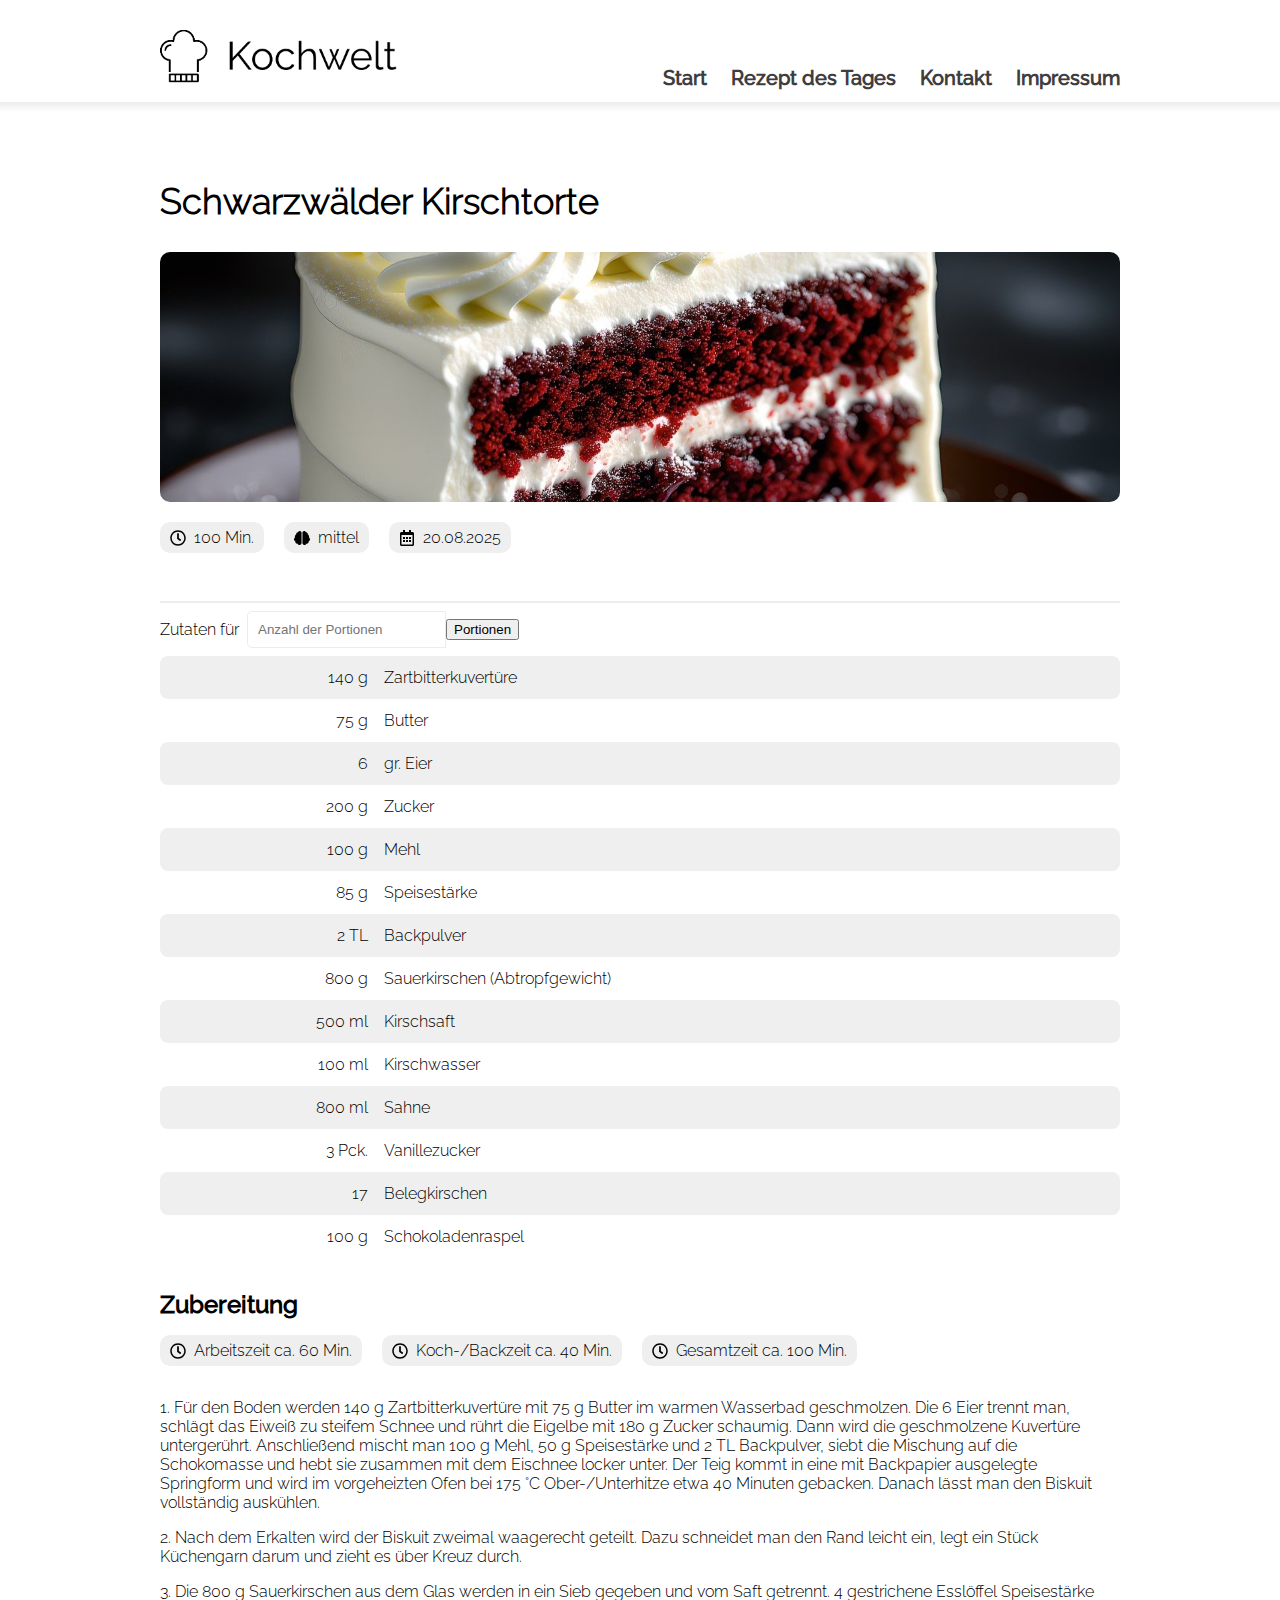
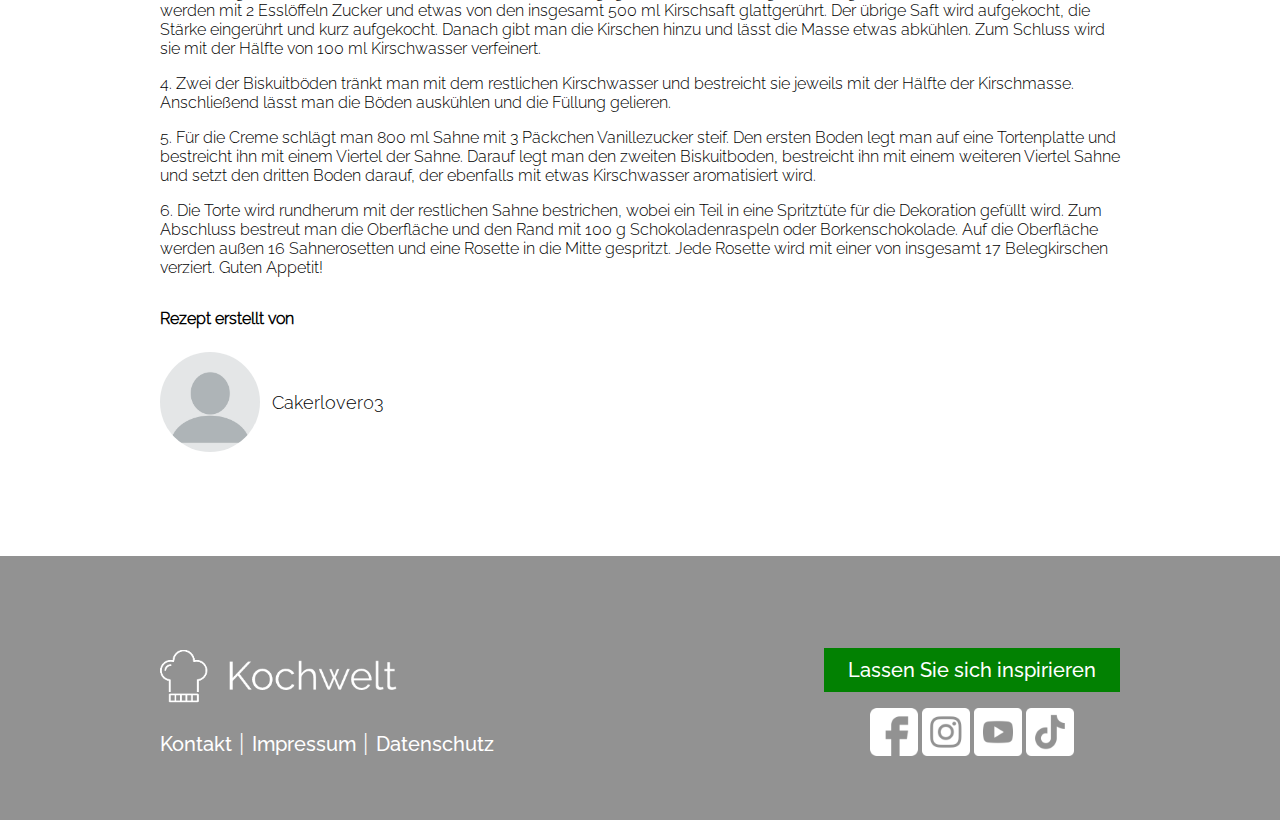
<file: blackforest-cake.html>
<!DOCTYPE html>
<html lang="de">

<head>
    <meta charset="UTF-8" />
    <meta name="viewport" content="width=device-width, initial-scale=1.0" />
    <link rel="stylesheet" href="style.css" />
    <link rel="icon" href="./assets/img/logo_small.png" type="img2/x-icon" />
    <title>Schwarzwälder Kirsch Torte</title>
</head>

<body>
    <header>
        <div class="widescreen">
            <div class="header-nav padding-left-right">
                <a href="./index.html"><img src="./assets/img/logo.png" alt="Kochwelt Logo" /></a>
                <nav>
                    <ul>
                        <li><a href="./index.html">Start</a></li>
                        <li><a href="./shepherds-pie.html">Rezept des Tages</a></li>
                        <li><a href="./contact.html">Kontakt</a></li>
                        <li><a href="./imprint.html">Impressum</a></li>
                    </ul>
                </nav>
            </div>
            <div class="header-line"></div>
        </div>
    </header>
    <section class="widescreen">
        <div class="padding-left-right">
            <h1>Schwarzwälder Kirschtorte</h1>
            <img class="recipe-image" src="./assets/img/blackforestcake.png"
                alt="Abbildung von einem Schwarzwälder Kirschtorte Stück" />
            <div class="recipe-info">
                <figure>
                    <img src="./assets/img/icons/clock-regular.svg" alt="Bild einer Uhr" />
                    <figcaption>100 Min.</figcaption>
                </figure>
                <figure>
                    <img src="./assets/img/icons/brain-solid.svg" alt="Bild von Gehirn" />
                    <figcaption>mittel</figcaption>
                </figure>
                <figure>
                    <img src="./assets/img/icons/calendar-alt-regular.svg" alt="Bild von Kalender" />
                    <figcaption>20.08.2025</figcaption>
                </figure>
            </div>
        </div>
    </section>
    <section class="widescreen">
        <div class="padding-left-right">
            <div class="portion-line"></div>
            <div class="portion-input">
                Zutaten für <input type="number" placeholder="Anzahl der Portionen" />
                <button>Portionen</button>
            </div>

            <table class="ingredients">
                <tr>
                    <td class="ingredients-left">140 g</td>
                    <td class="ingredients-right">Zartbitterkuvertüre</td>
                </tr>
                <tr>
                    <td class="ingredients-left">75 g</td>
                    <td class="ingredients-right">Butter</td>
                </tr>
                <tr>
                    <td class="ingredients-left">6</td>
                    <td class="ingredients-right">gr. Eier</td>
                </tr>
                <tr>
                    <td class="ingredients-left">200 g</td>
                    <td class="ingredients-right">Zucker</td>
                </tr>
                <tr>
                    <td class="ingredients-left">100 g</td>
                    <td class="ingredients-right">Mehl</td>
                </tr>
                <tr>
                    <td class="ingredients-left">85 g</td>
                    <td class="ingredients-right">Speisestärke</td>
                </tr>
                <tr>
                    <td class="ingredients-left">2 TL</td>
                    <td class="ingredients-right">Backpulver</td>
                </tr>
                <tr>
                    <td class="ingredients-left">800 g</td>
                    <td class="ingredients-right">Sauerkirschen (Abtropfgewicht)</td>
                </tr>
                <tr>
                    <td class="ingredients-left">500 ml</td>
                    <td class="ingredients-right">Kirschsaft</td>
                </tr>
                <tr>
                    <td class="ingredients-left">100 ml</td>
                    <td class="ingredients-right">Kirschwasser</td>
                </tr>
                <tr>
                    <td class="ingredients-left">800 ml</td>
                    <td class="ingredients-right">Sahne</td>
                </tr>
                <tr>
                    <td class="ingredients-left">3 Pck.</td>
                    <td class="ingredients-right">Vanillezucker</td>
                </tr>
                <tr>
                    <td class="ingredients-left">17</td>
                    <td class="ingredients-right">Belegkirschen</td>
                </tr>
                <tr>
                    <td class="ingredients-left">100 g</td>
                    <td class="ingredients-right">Schokoladenraspel</td>
                </tr>
            </table>
        </div>
    </section>
    <section class="widescreen">
        <div class="padding-left-right">
            <h2 class="recipe-section-title">Zubereitung</h2>
            <div class="recipe-info">
                <figure>
                    <img src="./assets/img/icons/clock-regular.svg" alt="Bild einer Uhr" />
                    <figcaption>Arbeitszeit ca. 60 Min.</figcaption>
                </figure>
                <figure>
                    <img src="./assets/img/icons/clock-regular.svg" alt="Bild einer Uhr" />
                    <figcaption>Koch-/Backzeit ca. 40 Min.</figcaption>
                </figure>
                <figure>
                    <img src="./assets/img/icons/clock-regular.svg" alt="Bild einer Uhr" />
                    <figcaption>Gesamtzeit ca. 100 Min.</figcaption>
                </figure>
            </div>
            <p>
                1. Für den Boden werden 140 g Zartbitterkuvertüre mit 75 g Butter im warmen Wasserbad geschmolzen. Die 6
                Eier trennt man, schlägt das Eiweiß zu steifem Schnee und rührt die Eigelbe mit 180 g Zucker schaumig.
                Dann wird die geschmolzene Kuvertüre untergerührt. Anschließend mischt man 100 g Mehl, 50 g Speisestärke
                und 2 TL Backpulver, siebt die Mischung auf die Schokomasse und hebt sie zusammen mit dem Eischnee
                locker unter. Der Teig kommt in eine mit Backpapier ausgelegte Springform und wird im vorgeheizten Ofen
                bei 175 °C Ober-/Unterhitze etwa 40 Minuten gebacken. Danach lässt man den Biskuit vollständig
                auskühlen.
            </p>
            <p>
                2. Nach dem Erkalten wird der Biskuit zweimal waagerecht geteilt. Dazu schneidet man den Rand leicht
                ein, legt ein Stück Küchengarn darum und zieht es über Kreuz durch.
            </p>
            <p>
                3. Die 800 g Sauerkirschen aus dem Glas werden in ein Sieb gegeben und vom Saft getrennt. 4 gestrichene
                Esslöffel Speisestärke werden mit 2 Esslöffeln Zucker und etwas von den insgesamt 500 ml Kirschsaft
                glattgerührt. Der übrige Saft wird aufgekocht, die Stärke eingerührt und kurz aufgekocht. Danach gibt
                man die Kirschen hinzu und lässt die Masse etwas abkühlen. Zum Schluss wird sie mit der Hälfte von 100
                ml Kirschwasser verfeinert.
            </p>
            <p>
                4. Zwei der Biskuitböden tränkt man mit dem restlichen Kirschwasser und bestreicht sie jeweils mit der
                Hälfte der Kirschmasse. Anschließend lässt man die Böden auskühlen und die Füllung gelieren.
            </p>
            <p>
                5. Für die Creme schlägt man 800 ml Sahne mit 3 Päckchen Vanillezucker steif. Den ersten Boden legt man
                auf eine Tortenplatte und bestreicht ihn mit einem Viertel der Sahne. Darauf legt man den zweiten
                Biskuitboden, bestreicht ihn mit einem weiteren Viertel Sahne und setzt den dritten Boden darauf, der
                ebenfalls mit etwas Kirschwasser aromatisiert wird.
            </p>
            <p>
                6. Die Torte wird rundherum mit der restlichen Sahne bestrichen, wobei ein Teil in eine Spritztüte für
                die Dekoration gefüllt wird. Zum Abschluss bestreut man die Oberfläche und den Rand mit 100 g
                Schokoladenraspeln oder Borkenschokolade. Auf die Oberfläche werden außen 16 Sahnerosetten und eine
                Rosette in die Mitte gespritzt. Jede Rosette wird mit einer von insgesamt 17 Belegkirschen verziert.
                Guten Appetit!
            </p>
            <h3>Rezept erstellt von</h3>
            <div class="profile">
                <img src="./assets/img/profile.png" alt="Profilbild" />
                <span>Cakerlover03</span>
            </div>
        </div>
    </section>
    <footer>
      <div class="widescreen">
        <div class="footer-container padding-left-right">
          <div class="footer-content-left">
            <img
              class="footer-logo-img"
              src="./assets/img/logo.png"
              alt="Kochwelt Logo"
            />
            <div class="footer-links">
              <a href="./contact.html" target="_blank">Kontakt</a>
              <span class="separator"> ⏐ </span>
              <a href="./imprint.html" target="_blank">Impressum</a>
              <span class="separator-hide"> ⏐ </span>
              <a href="./imprint.html#datenschutz" target="_blank">Datenschutz</a>
            </div>
          </div>
          <div class="footer-content-right">
            <button class="footer-content-right-button">
              <a href="./index.html#ideas">Lassen Sie sich inspirieren</a>
            </button>
            <div class="social-links">
              <div class="social-links-container">
                <a
                  href="https://www.facebook.com/people/Joes-Kochwelt/100087078692819/"
                  target="_blank"
                  ><img
                    src="./assets/img/icons//Facebook Weiß.png"
                    alt="Facebook Logo"
                /></a>
                <a
                  href="https://www.instagram.com/joeskochwelt/?hl=de"
                  target="_blank"
                  ><img
                    src="./assets/img/icons/Instagram Weiß.png"
                    alt="Instagram Logo"
                /></a>
              </div>
              <div class="social-links-container">
                <a
                  href="https://www.youtube.com/@joeskochwelt6357/shorts"
                  target="_blank"
                  ><img
                    src="./assets/img/icons/YouTube Weiß.png"
                    alt="YouTube Logo"
                /></a>
                <a href="https://www.tiktok.com/@joeskochwelt" target="_blank"
                  ><img
                    src="./assets/img/icons/Tiktok Weiß.png"
                    alt="Tiktok Logo"
                /></a>
              </div>
            </div>
          </div>
        </div>
      </div>
    </footer>
</body>

</html>
</file>
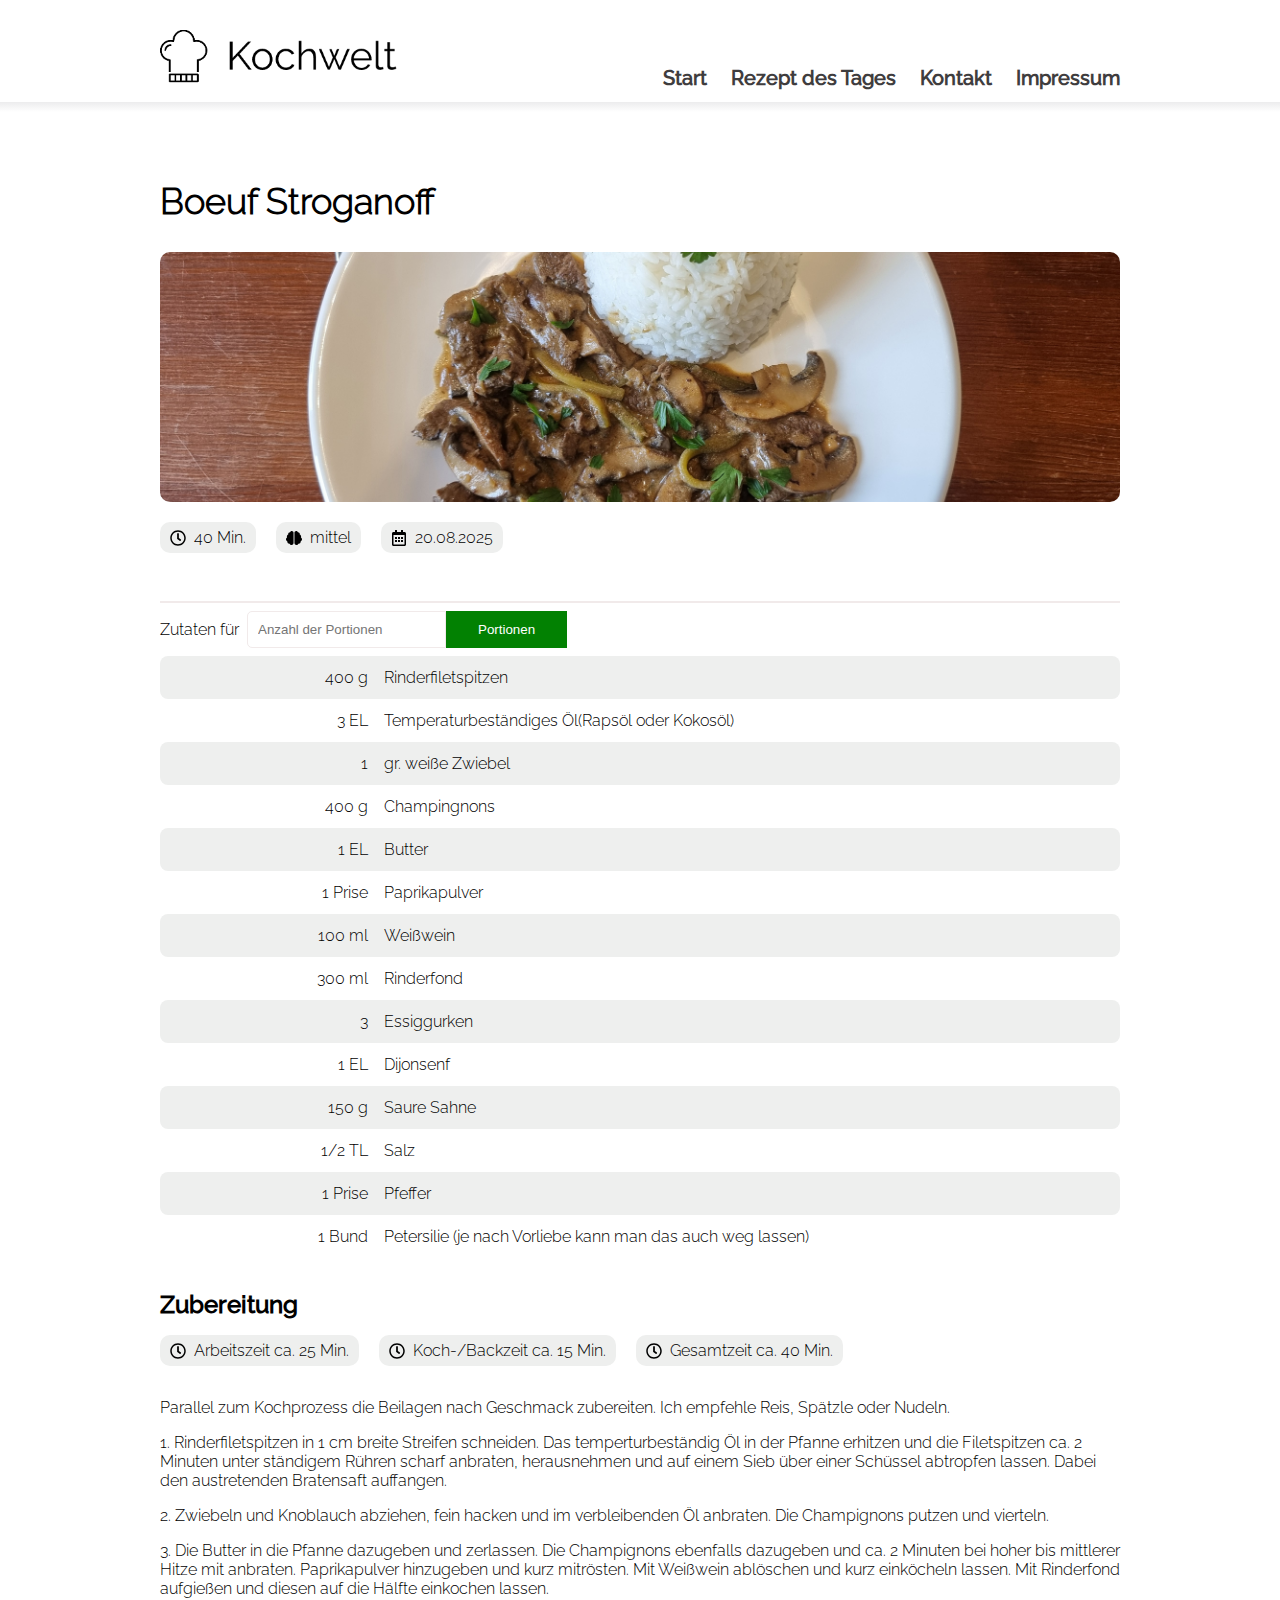
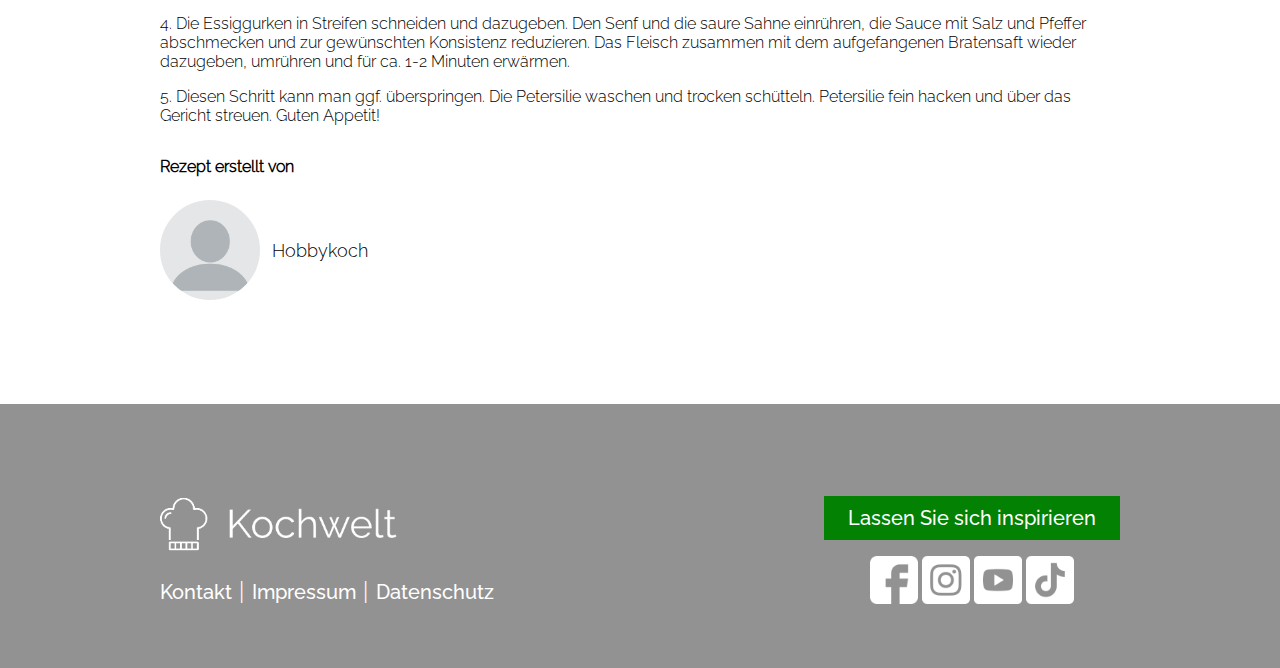
<file: boeuf-stroganoff.html>
<!DOCTYPE html>
<html lang="de">
  <head>
    <meta charset="UTF-8" />
    <meta name="viewport" content="width=device-width, initial-scale=1.0" />
    <link rel="stylesheet" href="style.css" />
    <link rel="icon" href="./assets/img/logo_small.png" type="img2/x-icon" />
    <title>Boeuff Stroganoff</title>
  </head>
  <body>
    <header>
      <div class="widescreen">
        <div class="header-nav padding-left-right">
          <a href="./index.html"
            ><img src="./assets/img/logo.png" alt="Kochwelt Logo"
          /></a>
          <nav>
            <ul>
              <li><a href="./index.html">Start</a></li>
              <li><a href="./shepherds-pie.html">Rezept des Tages</a></li>
              <li><a href="./contact.html">Kontakt</a></li>
              <li><a href="./imprint.html">Impressum</a></li>
            </ul>
          </nav>
        </div>
        <div class="header-line"></div>
      </div>
    </header>
    <section class="widescreen">
      <div class="padding-left-right">
        <h1>Boeuf Stroganoff</h1>
        <img
          class="recipe-image"
          src="./assets/img/boeuf-stroganoff.jpg"
          alt="Abbildung von Boeuf Stroganoff"
        />
        <div class="recipe-info">
          <figure>
            <img
              src="./assets/img/icons/clock-regular.svg"
              alt="Bild einer Uhr"
            />
            <figcaption>40 Min.</figcaption>
          </figure>
          <figure>
            <img
              src="./assets/img/icons/brain-solid.svg"
              alt="Bild von Gehirn"
            />
            <figcaption>mittel</figcaption>
          </figure>
          <figure>
            <img
              src="./assets/img/icons/calendar-alt-regular.svg"
              alt="Bild von Kalender"
            />
            <figcaption>20.08.2025</figcaption>
          </figure>
        </div>
      </div>
    </section>
    <section class="widescreen">
      <div class="padding-left-right">
        <div class="portion-line"></div>
        <form class="portion-input">
          <label for="amount">Zutaten für</label>
          <input id="amount" min="1" type="number" placeholder="Anzahl der Portionen"/>
          <input type="submit" value="Portionen"/>
        </form>

        <table class="ingredients">
          <tr>
            <td class="ingredients-left">400 g</td>
            <td class="ingredients-right">Rinderfiletspitzen</td>
          </tr>
          <tr>
            <td class="ingredients-left">3 EL</td>
            <td class="ingredients-right">
              Temperaturbeständiges Öl(Rapsöl oder Kokosöl)
            </td>
          </tr>
          <tr>
            <td class="ingredients-left">1</td>
            <td class="ingredients-right">gr. weiße Zwiebel</td>
          </tr>
          <tr>
            <td class="ingredients-left">400 g</td>
            <td class="ingredients-right">Champingnons</td>
          </tr>
          <tr>
            <td class="ingredients-left">1 EL</td>
            <td class="ingredients-right">Butter</td>
          </tr>
          <tr>
            <td class="ingredients-left">1 Prise</td>
            <td class="ingredients-right">Paprikapulver</td>
          </tr>
          <tr>
            <td class="ingredients-left">100 ml</td>
            <td class="ingredients-right">Weißwein</td>
          </tr>
          <tr>
            <td class="ingredients-left">300 ml</td>
            <td class="ingredients-right">Rinderfond</td>
          </tr>
          <tr>
            <td class="ingredients-left">3</td>
            <td class="ingredients-right">Essiggurken</td>
          </tr>
          <tr>
            <td class="ingredients-left">1 EL</td>
            <td class="ingredients-right">Dijonsenf</td>
          </tr>
          <tr>
            <td class="ingredients-left">150 g</td>
            <td class="ingredients-right">Saure Sahne</td>
          </tr>
          <tr>
            <td class="ingredients-left">1/2 TL</td>
            <td class="ingredients-right">Salz</td>
          </tr>
          <tr>
            <td class="ingredients-left">1 Prise</td>
            <td class="ingredients-right">Pfeffer</td>
          </tr>
          <tr>
            <td class="ingredients-left">1 Bund</td>
            <td class="ingredients-right">
              Petersilie (je nach Vorliebe kann man das auch weg lassen)
            </td>
          </tr>
        </table>
      </div>
    </section>
    <section class="widescreen">
      <div class="padding-left-right">
        <h2 class="recipe-section-title">Zubereitung</h2>
        <div class="recipe-info">
          <figure>
            <img
              src="./assets/img/icons/clock-regular.svg"
              alt="Bild einer Uhr"
            />
            <figcaption>Arbeitszeit ca. 25 Min.</figcaption>
          </figure>
          <figure>
            <img
              src="./assets/img/icons/clock-regular.svg"
              alt="Bild einer Uhr"
            />
            <figcaption>Koch-/Backzeit ca. 15 Min.</figcaption>
          </figure>
          <figure>
            <img
              src="./assets/img/icons/clock-regular.svg"
              alt="Bild einer Uhr"
            />
            <figcaption>Gesamtzeit ca. 40 Min.</figcaption>
          </figure>
        </div>
        <p>
          Parallel zum Kochprozess die Beilagen nach Geschmack zubereiten. Ich
          empfehle Reis, Spätzle oder Nudeln.
        </p>
        <p>
          1. Rinderfiletspitzen in 1 cm breite Streifen schneiden. Das
          temperturbeständig Öl in der Pfanne erhitzen und die Filetspitzen ca.
          2 Minuten unter ständigem Rühren scharf anbraten, herausnehmen und auf
          einem Sieb über einer Schüssel abtropfen lassen. Dabei den
          austretenden Bratensaft auffangen.
        </p>
        <p>
          2. Zwiebeln und Knoblauch abziehen, fein hacken und im verbleibenden
          Öl anbraten. Die Champignons putzen und vierteln.
        </p>
        <p>
          3. Die Butter in die Pfanne dazugeben und zerlassen. Die Champignons
          ebenfalls dazugeben und ca. 2 Minuten bei hoher bis mittlerer Hitze
          mit anbraten. Paprikapulver hinzugeben und kurz mitrösten. Mit
          Weißwein ablöschen und kurz einköcheln lassen. Mit Rinderfond
          aufgießen und diesen auf die Hälfte einkochen lassen.
        </p>
        <p>
          4. Die Essiggurken in Streifen schneiden und dazugeben. Den Senf und
          die saure Sahne einrühren, die Sauce mit Salz und Pfeffer abschmecken
          und zur gewünschten Konsistenz reduzieren. Das Fleisch zusammen mit
          dem aufgefangenen Bratensaft wieder dazugeben, umrühren und für ca.
          1-2 Minuten erwärmen.
        </p>
        <p>
          5. Diesen Schritt kann man ggf. überspringen. Die Petersilie waschen
          und trocken schütteln. Petersilie fein hacken und über das Gericht
          streuen. Guten Appetit!
        </p>
        <h3>Rezept erstellt von</h3>
        <div class="profile">
          <img src="./assets/img/profile.png" alt="Profilbild" />
          <span>Hobbykoch</span>
        </div>
      </div>
    </section>
    <footer>
      <div class="widescreen">
        <div class="footer-container padding-left-right">
          <div class="footer-content-left">
            <img
              class="footer-logo-img"
              src="./assets/img/logo.png"
              alt="Kochwelt Logo"
            />
            <div class="footer-links">
              <a href="./contact.html" target="_blank">Kontakt</a>
              <span class="separator"> ⏐ </span>
              <a href="./imprint.html" target="_blank">Impressum</a>
              <span class="separator-hide"> ⏐ </span>
              <a href="./imprint.html#datenschutz" target="_blank">Datenschutz</a>
            </div>
          </div>
          <div class="footer-content-right">
            <button class="footer-content-right-button">
              <a href="./index.html#ideas">Lassen Sie sich inspirieren</a>
            </button>
            <div class="social-links">
              <div class="social-links-container">
                <a
                  href="https://www.facebook.com/people/Joes-Kochwelt/100087078692819/"
                  target="_blank"
                  ><img
                    src="./assets/img/icons//Facebook Weiß.png"
                    alt="Facebook Logo"
                /></a>
                <a
                  href="https://www.instagram.com/joeskochwelt/?hl=de"
                  target="_blank"
                  ><img
                    src="./assets/img/icons/Instagram Weiß.png"
                    alt="Instagram Logo"
                /></a>
              </div>
              <div class="social-links-container">
                <a
                  href="https://www.youtube.com/@joeskochwelt6357/shorts"
                  target="_blank"
                  ><img
                    src="./assets/img/icons/YouTube Weiß.png"
                    alt="YouTube Logo"
                /></a>
                <a href="https://www.tiktok.com/@joeskochwelt" target="_blank"
                  ><img
                    src="./assets/img/icons/Tiktok Weiß.png"
                    alt="Tiktok Logo"
                /></a>
              </div>
            </div>
          </div>
        </div>
      </div>
    </footer>
  </body>
</html>
</file>
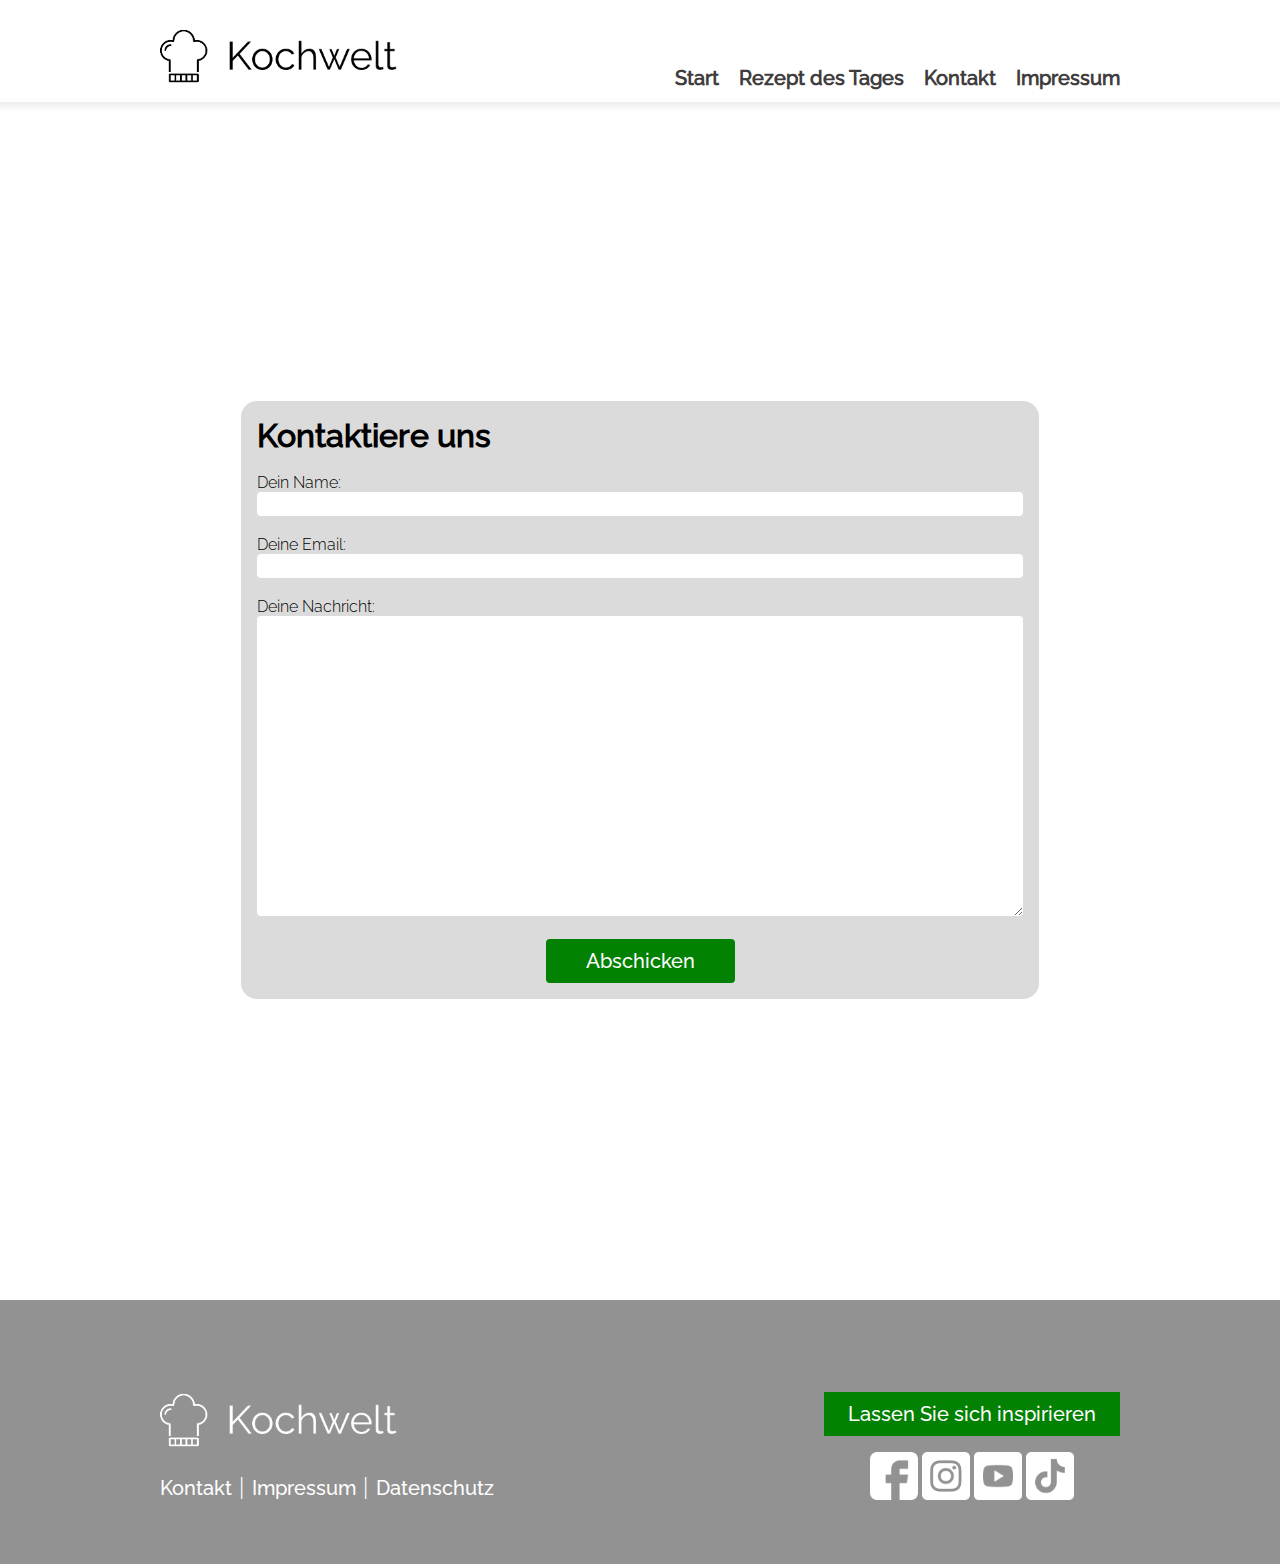
<file: contact.html>
<!DOCTYPE html>
<html lang="de">
<head>
    <meta charset="UTF-8">
    <meta name="viewport" content="width=device-width, initial-scale=1.0">
    <link rel="stylesheet" href="style.css" />
    <script src="script_contact.js"></script>
    <link rel="icon" href="./assets/img/logo_small.png" type="img2/x-icon" />
    <title>Kontakt</title>
  </head>
  <body>
<header>
      <div class="widescreen">
        <nav class="header-nav padding-left-right">
          <a href="./index.html">
            <img src="./assets/img/logo.png" alt="Kochwelt Logo"/>
          </a>

          <ul class="nav-menu">
            <li class="nav-item">
              <a href="./index.html">Start</a>
            </li>
            <li class="nav-item">
              <a href="./shepherds-pie.html">Rezept des Tages</a>
            </li>
            <li class="nav-item">
              <a href="./contact.html" target="_blank">Kontakt</a>
            </li>
            <li class="nav-item">
              <a href="./imprint.html" target="_blank">Impressum</a>
            </li>
          </ul>
          <div class="hamburger">
            <span class="bar"></span>
            <span class="bar"></span>
            <span class="bar"></span>
          </div>
        </nav>
        <div class="header-line"></div>
      </div>
    </header>

    <section class="widescreen">
      <div class="contact padding-left-right">
        <div class="contact-box">
          <h2>Kontaktiere uns</h2><br>

          <form onsubmit="sendMail(event)">
            <label>Dein Name:</label>
            <input class="input-form" type="text" name="name" placeholder="" required size="80" ><br><br>
            <label>Deine Email:</label>
            <input class="input-form" type="email" name="email" placeholder="" required size="80"><br><br>
            <label>Deine Nachricht:</label>
            <!-- <input type="text" name="message" placeholder="" required size="60"><br><br> -->
            <textarea name="message" required></textarea><br><br>
            <div class="button-wrapper">
                <input class="submit" type="submit" value="Abschicken">
            </div>
          </form>
        </div>

      </div>
    </section>
    <section class="widescreen">
      <div class="padding-left-right">
        
      </div>
    </section>
    
    <footer>
      <div class="widescreen">
        <div class="footer-container padding-left-right">
          <div class="footer-content-left">
            <img
              class="footer-logo-img"
              src="./assets/img/logo.png"
              alt="Kochwelt Logo"
            />
            <div class="footer-links">
              <a href="./contact.html" target="_blank">Kontakt</a>
              <span class="separator"> ⏐ </span>
              <a href="./imprint.html" target="_blank">Impressum</a>
              <span class="separator-hide"> ⏐ </span>
              <a href="./imprint.html#datenschutz" target="_blank">Datenschutz</a>
            </div>
          </div>
          <div class="footer-content-right">
            <button class="footer-content-right-button">
              <a href="./index.html#ideas">Lassen Sie sich inspirieren</a>
            </button>
            <div class="social-links">
              <div class="social-links-container">
                <a
                  href="https://www.facebook.com/people/Joes-Kochwelt/100087078692819/"
                  target="_blank"
                  ><img
                    src="./assets/img/icons//Facebook Weiß.png"
                    alt="Facebook Logo"
                /></a>
                <a
                  href="https://www.instagram.com/joeskochwelt/?hl=de"
                  target="_blank"
                  ><img
                    src="./assets/img/icons/Instagram Weiß.png"
                    alt="Instagram Logo"
                /></a>
              </div>
              <div class="social-links-container">
                <a
                  href="https://www.youtube.com/@joeskochwelt6357/shorts"
                  target="_blank"
                  ><img
                    src="./assets/img/icons/YouTube Weiß.png"
                    alt="YouTube Logo"
                /></a>
                <a href="https://www.tiktok.com/@joeskochwelt" target="_blank"
                  ><img
                    src="./assets/img/icons/Tiktok Weiß.png"
                    alt="Tiktok Logo"
                /></a>
              </div>
            </div>
          </div>
        </div>
      </div>
    </footer>
    <script src="script.js"></script>
  </body>
</html>
</file>
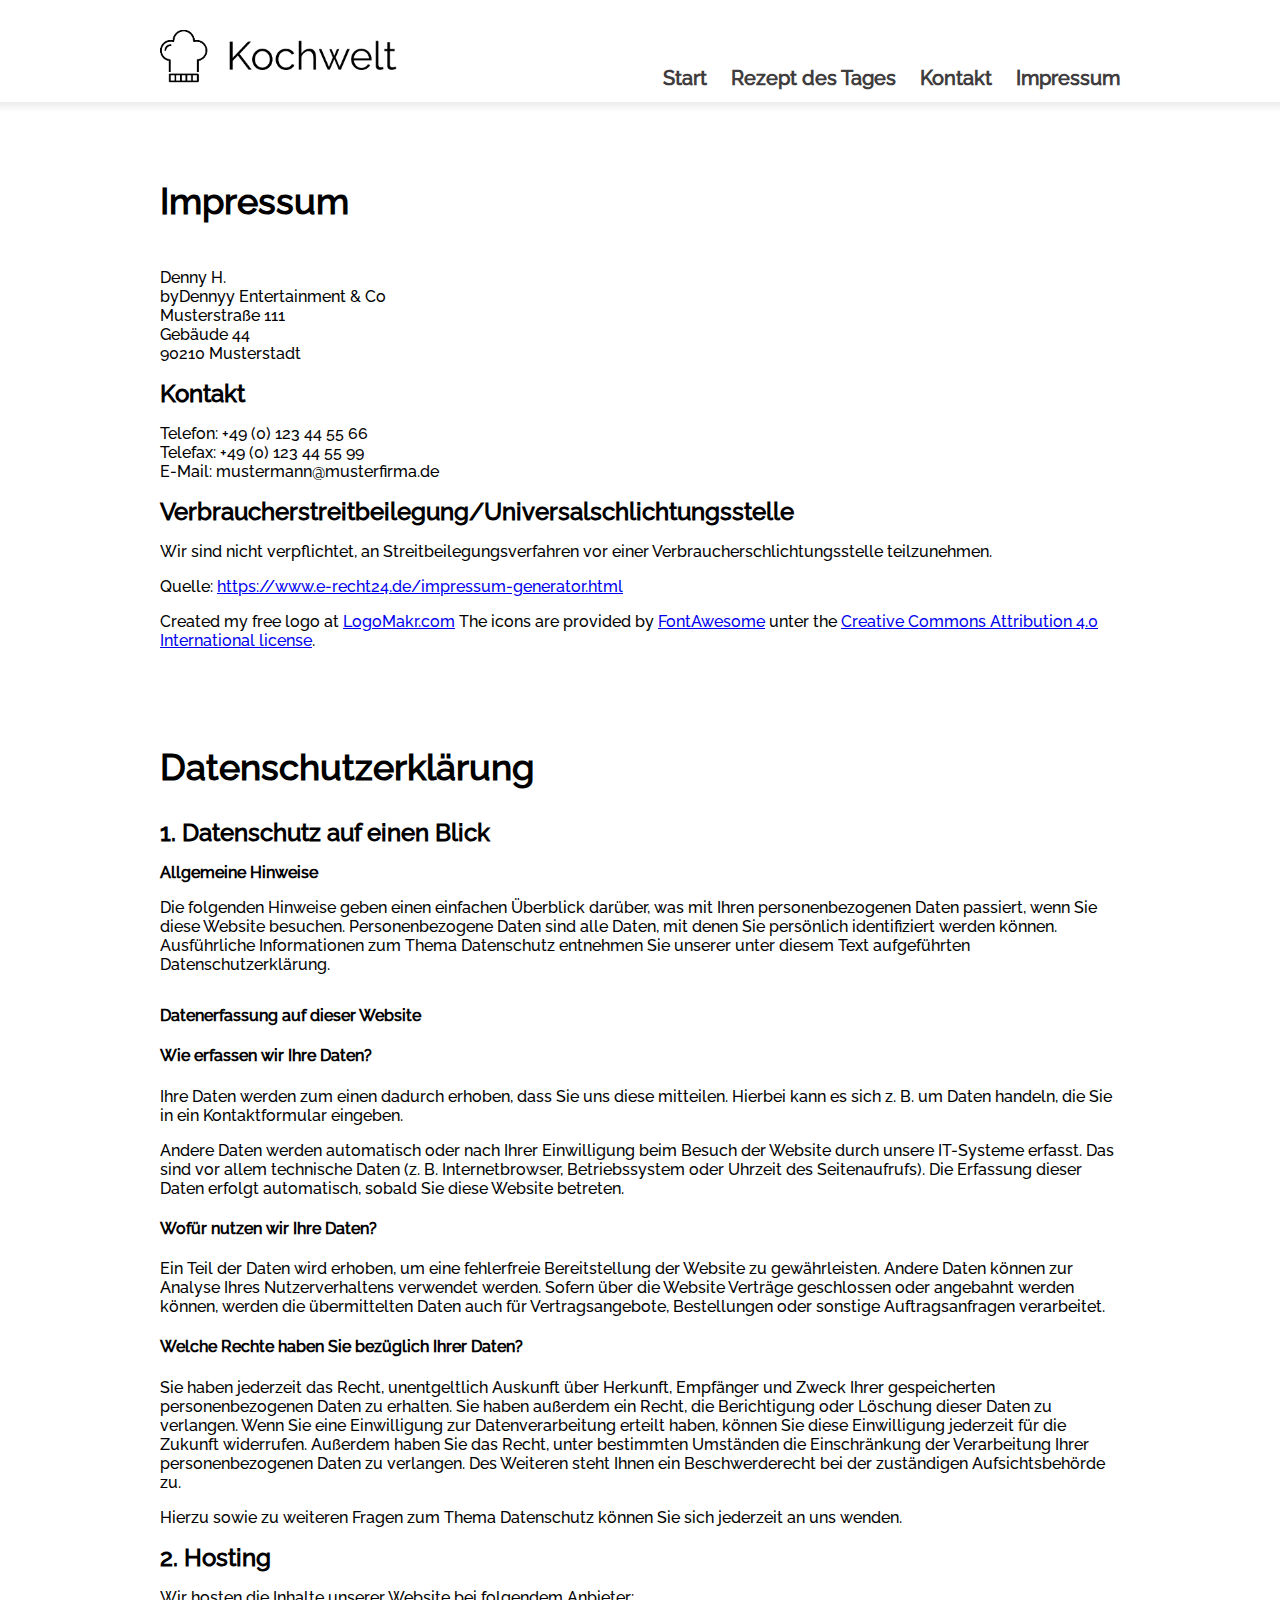
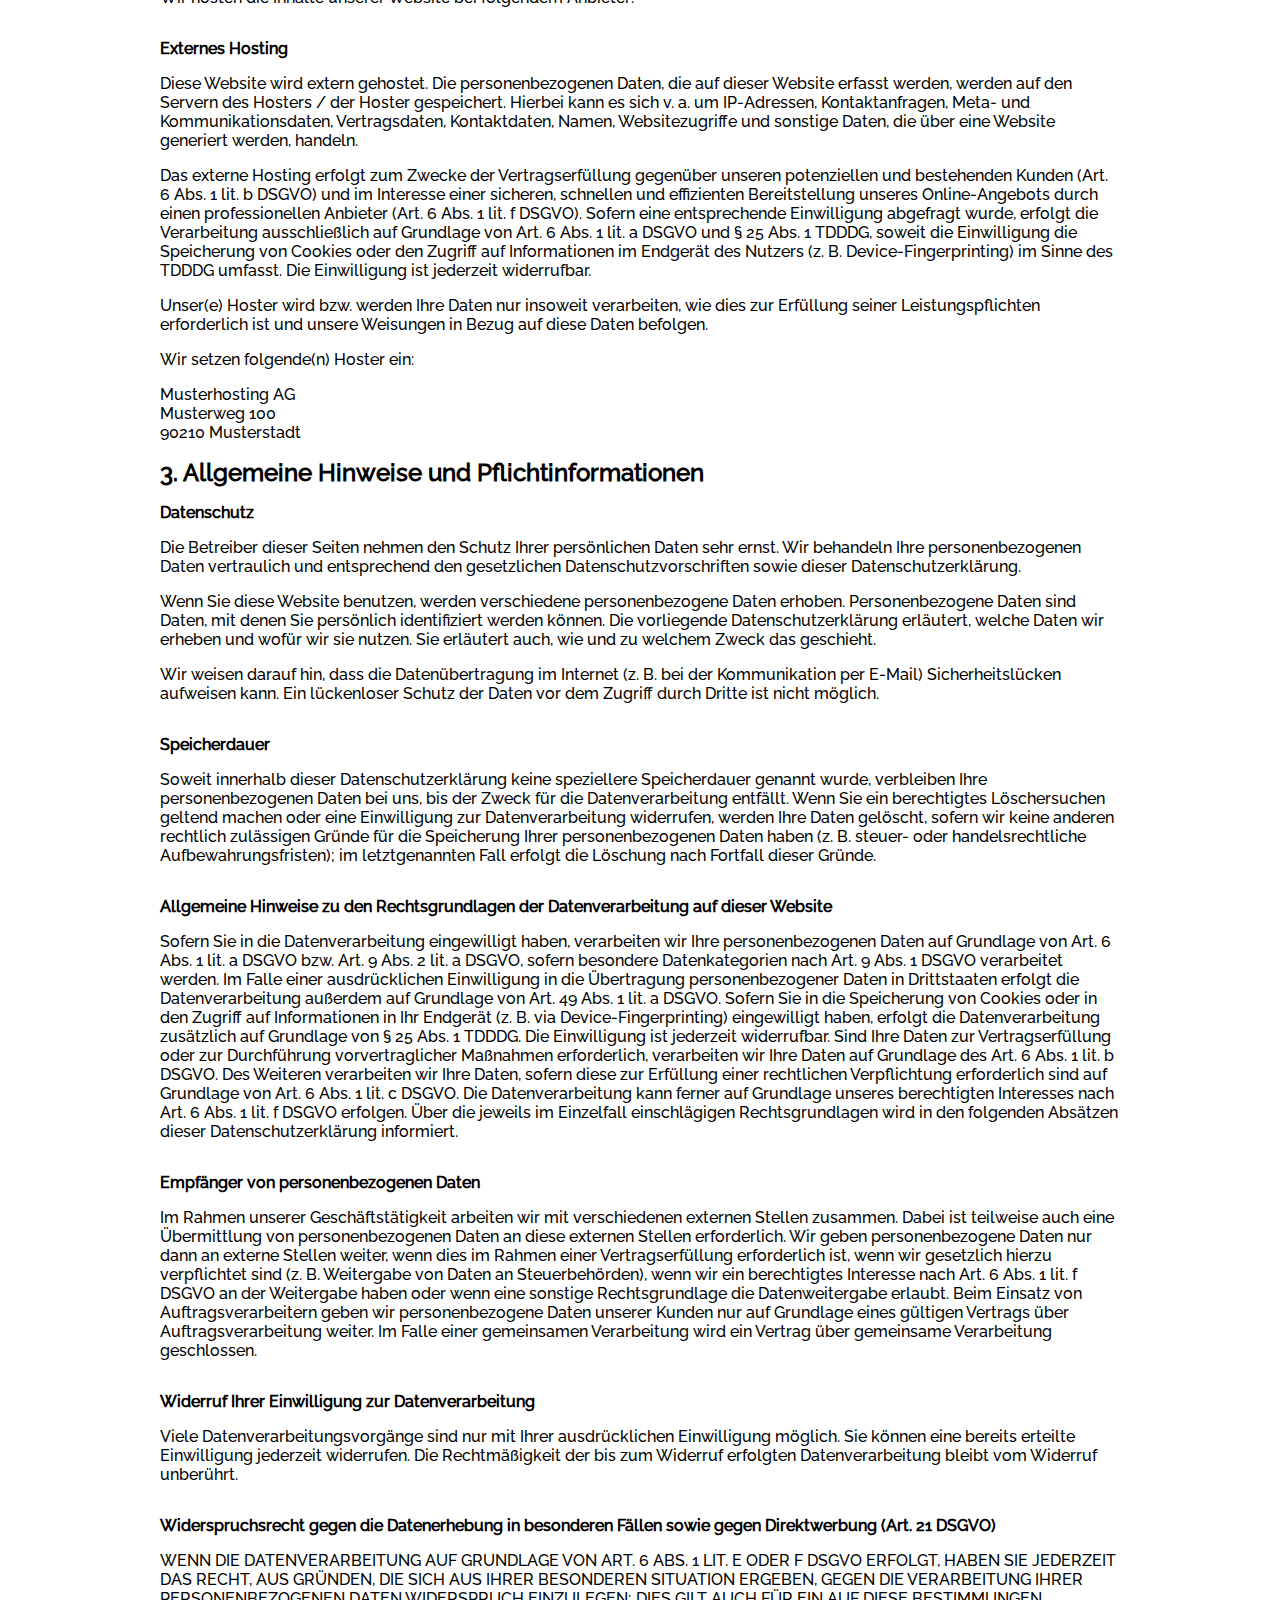
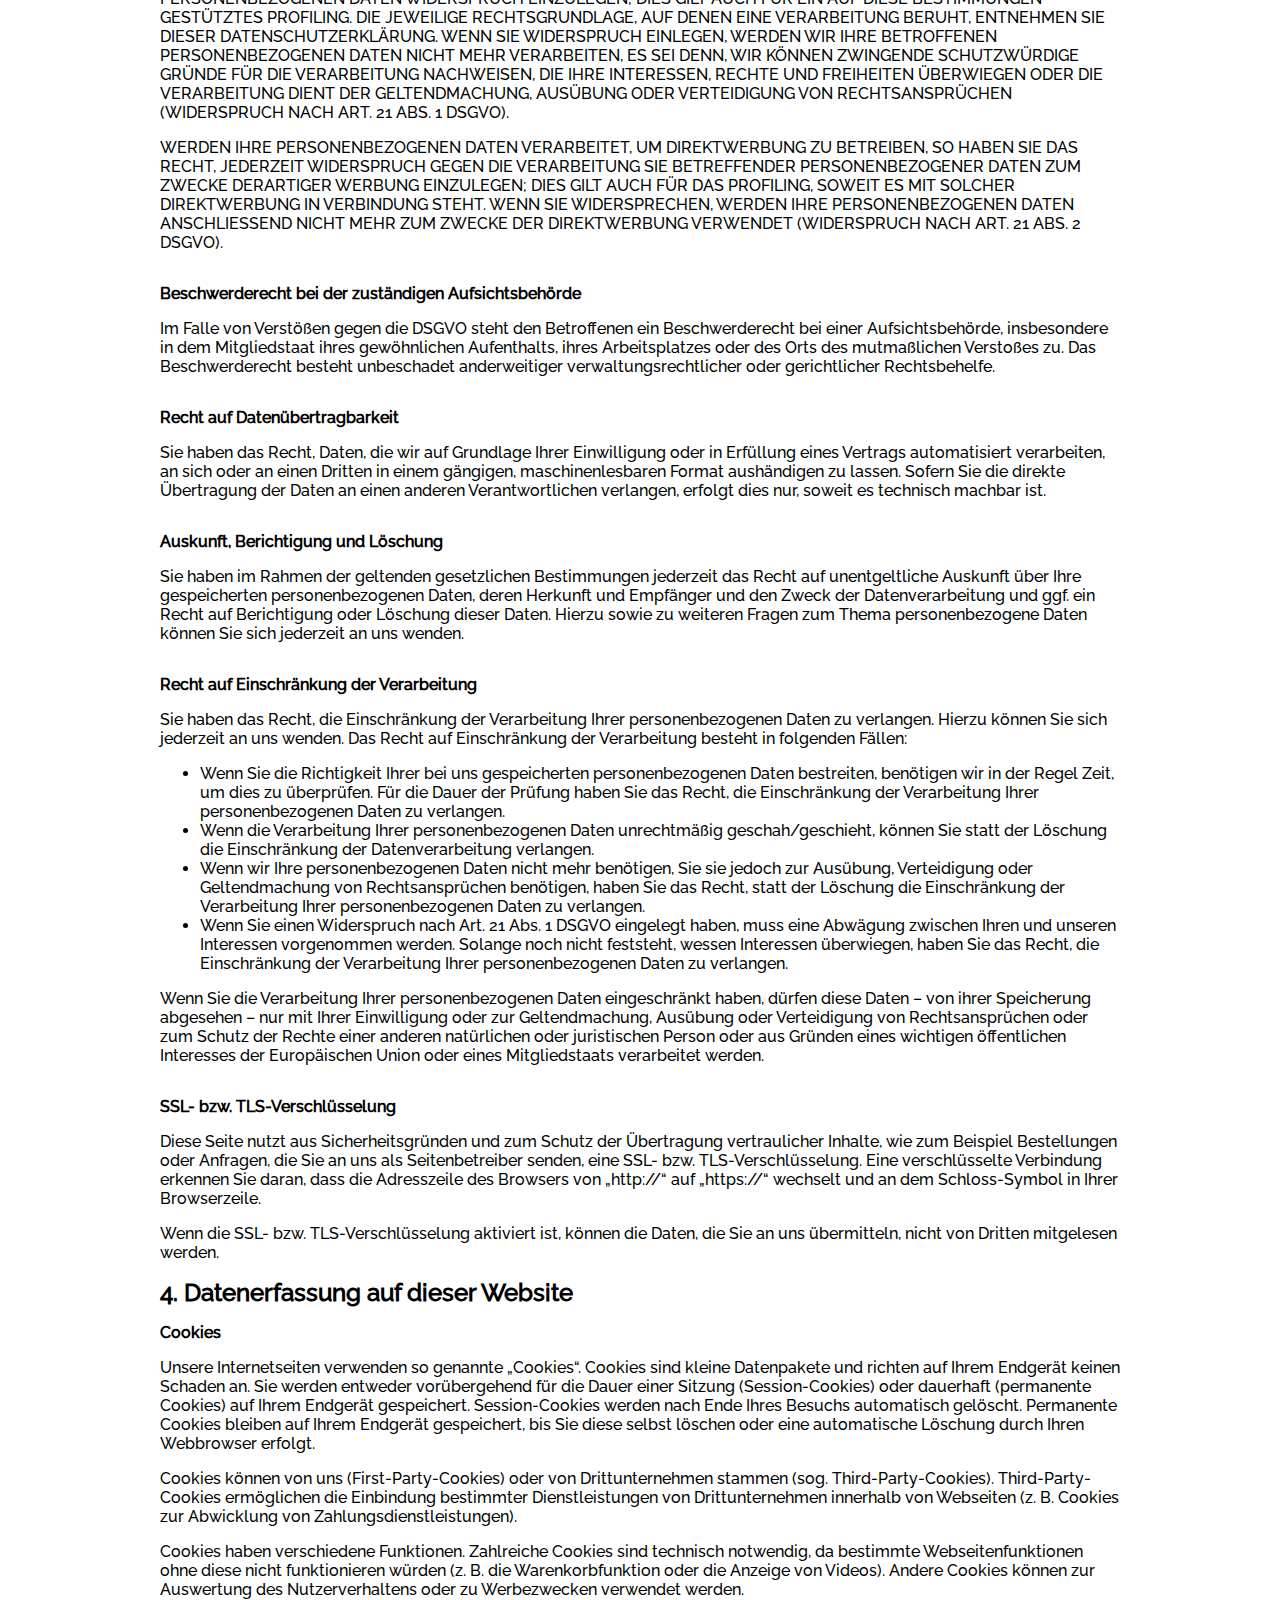
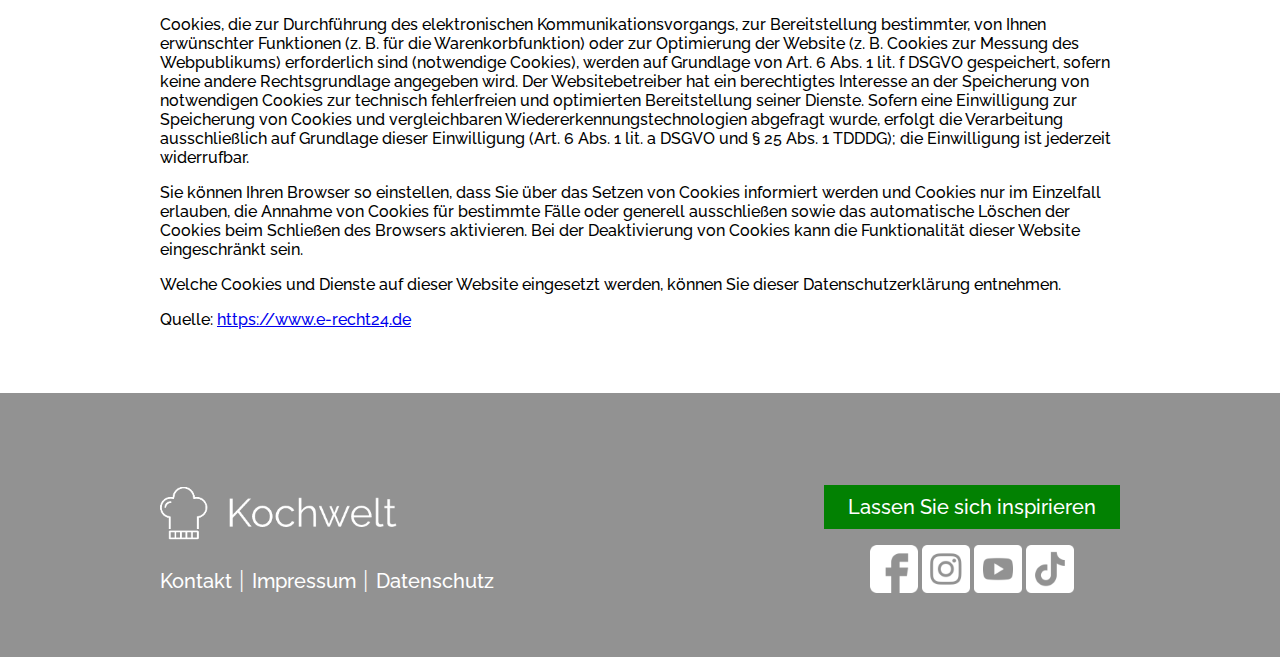
<file: imprint.html>
<!DOCTYPE html>
<html lang="de">

<head>
    <meta charset="UTF-8" />
    <meta name="viewport" content="width=device-width, initial-scale=1.0" />
    <link rel="stylesheet" href="style.css" />
    <link rel="icon" href="./assets/img/logo_small.png" type="img2/x-icon" />
    <title>Impressum</title>
</head>

<body>
    <header>
      <div class="widescreen">
        <div class="header-nav padding-left-right">
          <a href="./index.html"><img src="./assets/img/logo.png" alt="Kochwelt Logo" /></a>
          <nav>
            <ul>
              <li><a href="./index.html">Start</a></li>
              <li><a href="./shepherds-pie.html">Rezept des Tages</a></li>
              <li><a href="./contact.html" target="_blank">Kontakt</a></li>
              <li><a href="./imprint.html" target="_blank">Impressum</a></li>
            </ul>
          </nav>
        </div>
        <div class="header-line"></div>
    </header>

    <section class="widescreen ">
        <div class="imprint padding-left-right">
            <h1 id="impressum">Impressum</h1>
            <p>Denny H.<br />
                byDennyy Entertainment &amp; Co<br />
                Musterstra&szlig;e 111<br />
                Geb&auml;ude 44<br />
                90210 Musterstadt</p>

            <h2>Kontakt</h2>
            <p>Telefon: +49 (0) 123 44 55 66<br />
                Telefax: +49 (0) 123 44 55 99<br />
                E-Mail: mustermann@musterfirma.de</p>

            <h2>Verbraucher&shy;streit&shy;beilegung/Universal&shy;schlichtungs&shy;stelle</h2>
            <p>Wir sind nicht verpflichtet, an Streitbeilegungsverfahren vor einer Verbraucherschlichtungsstelle
                teilzunehmen.</p>

            <p>Quelle: <a
                    href="https://www.e-recht24.de/impressum-generator.html">https://www.e-recht24.de/impressum-generator.html</a>
            </p>
            <p>Created my free logo at <a href="https://logomakr.com" target="_blank">LogoMakr.com</a>
            The icons are provided by <a href="https://fontawesome.com/" rel="nofollow" target="_blank">FontAwesome</a> unter the <a href="https://fontawesome.com/license" target="_blank" rel="nofollow">Creative Commons Attribution 4.0 International license</a>.
            </p>

        <h1 id="datenschutz">Datenschutz&shy;erkl&auml;rung</h1>
        <h2>1. Datenschutz auf einen Blick</h2>
        <h3>Allgemeine Hinweise</h3>
        <p>Die folgenden Hinweise geben einen einfachen &Uuml;berblick dar&uuml;ber, was mit Ihren personenbezogenen
            Daten passiert, wenn Sie diese Website besuchen. Personenbezogene Daten sind alle Daten, mit denen Sie
            pers&ouml;nlich identifiziert werden k&ouml;nnen. Ausf&uuml;hrliche Informationen zum Thema Datenschutz
            entnehmen Sie unserer unter diesem Text aufgef&uuml;hrten Datenschutzerkl&auml;rung.</p>
        <h3>Datenerfassung auf dieser Website</h3>
        <h4>Wie erfassen wir Ihre Daten?</h4>
        <p>Ihre Daten werden zum einen dadurch erhoben, dass Sie uns diese mitteilen. Hierbei kann es sich z.&nbsp;B. um
            Daten handeln, die Sie in ein Kontaktformular eingeben.</p>
        <p>Andere Daten werden automatisch oder nach Ihrer Einwilligung beim Besuch der Website durch unsere IT-Systeme
            erfasst. Das sind vor allem technische Daten (z.&nbsp;B. Internetbrowser, Betriebssystem oder Uhrzeit des
            Seitenaufrufs). Die Erfassung dieser Daten erfolgt automatisch, sobald Sie diese Website betreten.</p>
        <h4>Wof&uuml;r nutzen wir Ihre Daten?</h4>
        <p>Ein Teil der Daten wird erhoben, um eine fehlerfreie Bereitstellung der Website zu gew&auml;hrleisten. Andere
            Daten k&ouml;nnen zur Analyse Ihres Nutzerverhaltens verwendet werden. Sofern &uuml;ber die Website
            Vertr&auml;ge geschlossen oder angebahnt werden k&ouml;nnen, werden die &uuml;bermittelten Daten auch
            f&uuml;r Vertragsangebote, Bestellungen oder sonstige Auftragsanfragen verarbeitet.</p>
        <h4>Welche Rechte haben Sie bez&uuml;glich Ihrer Daten?</h4>
        <p>Sie haben jederzeit das Recht, unentgeltlich Auskunft &uuml;ber Herkunft, Empf&auml;nger und Zweck Ihrer
            gespeicherten personenbezogenen Daten zu erhalten. Sie haben au&szlig;erdem ein Recht, die Berichtigung oder
            L&ouml;schung dieser Daten zu verlangen. Wenn Sie eine Einwilligung zur Datenverarbeitung erteilt haben,
            k&ouml;nnen Sie diese Einwilligung jederzeit f&uuml;r die Zukunft widerrufen. Au&szlig;erdem haben Sie das
            Recht, unter bestimmten Umst&auml;nden die Einschr&auml;nkung der Verarbeitung Ihrer personenbezogenen Daten
            zu verlangen. Des Weiteren steht Ihnen ein Beschwerderecht bei der zust&auml;ndigen Aufsichtsbeh&ouml;rde
            zu.</p>
        <p>Hierzu sowie zu weiteren Fragen zum Thema Datenschutz k&ouml;nnen Sie sich jederzeit an uns wenden.</p>
        <h2>2. Hosting</h2>
        <p>Wir hosten die Inhalte unserer Website bei folgendem Anbieter:</p>
        <h3>Externes Hosting</h3>
        <p>Diese Website wird extern gehostet. Die personenbezogenen Daten, die auf dieser Website erfasst werden,
            werden auf den Servern des Hosters / der Hoster gespeichert. Hierbei kann es sich v.&nbsp;a. um IP-Adressen,
            Kontaktanfragen, Meta- und Kommunikationsdaten, Vertragsdaten, Kontaktdaten, Namen, Websitezugriffe und
            sonstige Daten, die &uuml;ber eine Website generiert werden, handeln.</p>
        <p>Das externe Hosting erfolgt zum Zwecke der Vertragserf&uuml;llung gegen&uuml;ber unseren potenziellen und
            bestehenden Kunden (Art. 6 Abs. 1 lit. b DSGVO) und im Interesse einer sicheren, schnellen und effizienten
            Bereitstellung unseres Online-Angebots durch einen professionellen Anbieter (Art. 6 Abs. 1 lit. f DSGVO).
            Sofern eine entsprechende Einwilligung abgefragt wurde, erfolgt die Verarbeitung ausschlie&szlig;lich auf
            Grundlage von Art. 6 Abs. 1 lit. a DSGVO und &sect; 25 Abs. 1 TDDDG, soweit die Einwilligung die Speicherung
            von Cookies oder den Zugriff auf Informationen im Endger&auml;t des Nutzers (z.&nbsp;B.
            Device-Fingerprinting) im Sinne des TDDDG umfasst. Die Einwilligung ist jederzeit widerrufbar.</p>
        <p>Unser(e) Hoster wird bzw. werden Ihre Daten nur insoweit verarbeiten, wie dies zur Erf&uuml;llung seiner
            Leistungspflichten erforderlich ist und unsere Weisungen in Bezug auf diese Daten befolgen.</p>
        <p>Wir setzen folgende(n) Hoster ein:</p>
        <p>Musterhosting AG<br />
            Musterweg 100<br />
            90210 Musterstadt</p>
        <h2>3. Allgemeine Hinweise und Pflicht&shy;informationen</h2>
        <h3>Datenschutz</h3>
        <p>Die Betreiber dieser Seiten nehmen den Schutz Ihrer pers&ouml;nlichen Daten sehr ernst. Wir behandeln Ihre
            personenbezogenen Daten vertraulich und entsprechend den gesetzlichen Datenschutzvorschriften sowie dieser
            Datenschutzerkl&auml;rung.</p>
        <p>Wenn Sie diese Website benutzen, werden verschiedene personenbezogene Daten erhoben. Personenbezogene Daten
            sind Daten, mit denen Sie pers&ouml;nlich identifiziert werden k&ouml;nnen. Die vorliegende
            Datenschutzerkl&auml;rung erl&auml;utert, welche Daten wir erheben und wof&uuml;r wir sie nutzen. Sie
            erl&auml;utert auch, wie und zu welchem Zweck das geschieht.</p>
        <p>Wir weisen darauf hin, dass die Daten&uuml;bertragung im Internet (z.&nbsp;B. bei der Kommunikation per
            E-Mail) Sicherheitsl&uuml;cken aufweisen kann. Ein l&uuml;ckenloser Schutz der Daten vor dem Zugriff durch
            Dritte ist nicht m&ouml;glich.</p>
        <h3>Speicherdauer</h3>
        <p>Soweit innerhalb dieser Datenschutzerkl&auml;rung keine speziellere Speicherdauer genannt wurde, verbleiben
            Ihre personenbezogenen Daten bei uns, bis der Zweck f&uuml;r die Datenverarbeitung entf&auml;llt. Wenn Sie
            ein berechtigtes L&ouml;schersuchen geltend machen oder eine Einwilligung zur Datenverarbeitung widerrufen,
            werden Ihre Daten gel&ouml;scht, sofern wir keine anderen rechtlich zul&auml;ssigen Gr&uuml;nde f&uuml;r die
            Speicherung Ihrer personenbezogenen Daten haben (z.&nbsp;B. steuer- oder handelsrechtliche
            Aufbewahrungsfristen); im letztgenannten Fall erfolgt die L&ouml;schung nach Fortfall dieser Gr&uuml;nde.
        </p>
        <h3>Allgemeine Hinweise zu den Rechtsgrundlagen der Datenverarbeitung auf dieser Website</h3>
        <p>Sofern Sie in die Datenverarbeitung eingewilligt haben, verarbeiten wir Ihre personenbezogenen Daten auf
            Grundlage von Art. 6 Abs. 1 lit. a DSGVO bzw. Art. 9 Abs. 2 lit. a DSGVO, sofern besondere Datenkategorien
            nach Art. 9 Abs. 1 DSGVO verarbeitet werden. Im Falle einer ausdr&uuml;cklichen Einwilligung in die
            &Uuml;bertragung personenbezogener Daten in Drittstaaten erfolgt die Datenverarbeitung au&szlig;erdem auf
            Grundlage von Art. 49 Abs. 1 lit. a DSGVO. Sofern Sie in die Speicherung von Cookies oder in den Zugriff auf
            Informationen in Ihr Endger&auml;t (z.&nbsp;B. via Device-Fingerprinting) eingewilligt haben, erfolgt die
            Datenverarbeitung zus&auml;tzlich auf Grundlage von &sect; 25 Abs. 1 TDDDG. Die Einwilligung ist jederzeit
            widerrufbar. Sind Ihre Daten zur Vertragserf&uuml;llung oder zur Durchf&uuml;hrung vorvertraglicher
            Ma&szlig;nahmen erforderlich, verarbeiten wir Ihre Daten auf Grundlage des Art. 6 Abs. 1 lit. b DSGVO. Des
            Weiteren verarbeiten wir Ihre Daten, sofern diese zur Erf&uuml;llung einer rechtlichen Verpflichtung
            erforderlich sind auf Grundlage von Art. 6 Abs. 1 lit. c DSGVO. Die Datenverarbeitung kann ferner auf
            Grundlage unseres berechtigten Interesses nach Art. 6 Abs. 1 lit. f DSGVO erfolgen. &Uuml;ber die jeweils im
            Einzelfall einschl&auml;gigen Rechtsgrundlagen wird in den folgenden Abs&auml;tzen dieser
            Datenschutzerkl&auml;rung informiert.</p>
        <h3>Empf&auml;nger von personenbezogenen Daten</h3>
        <p>Im Rahmen unserer Gesch&auml;ftst&auml;tigkeit arbeiten wir mit verschiedenen externen Stellen zusammen.
            Dabei ist teilweise auch eine &Uuml;bermittlung von personenbezogenen Daten an diese externen Stellen
            erforderlich. Wir geben personenbezogene Daten nur dann an externe Stellen weiter, wenn dies im Rahmen einer
            Vertragserf&uuml;llung erforderlich ist, wenn wir gesetzlich hierzu verpflichtet sind (z.&nbsp;B. Weitergabe
            von Daten an Steuerbeh&ouml;rden), wenn wir ein berechtigtes Interesse nach Art. 6 Abs. 1 lit. f DSGVO an
            der Weitergabe haben oder wenn eine sonstige Rechtsgrundlage die Datenweitergabe erlaubt. Beim Einsatz von
            Auftragsverarbeitern geben wir personenbezogene Daten unserer Kunden nur auf Grundlage eines g&uuml;ltigen
            Vertrags &uuml;ber Auftragsverarbeitung weiter. Im Falle einer gemeinsamen Verarbeitung wird ein Vertrag
            &uuml;ber gemeinsame Verarbeitung geschlossen.</p>
        <h3>Widerruf Ihrer Einwilligung zur Datenverarbeitung</h3>
        <p>Viele Datenverarbeitungsvorg&auml;nge sind nur mit Ihrer ausdr&uuml;cklichen Einwilligung m&ouml;glich. Sie
            k&ouml;nnen eine bereits erteilte Einwilligung jederzeit widerrufen. Die Rechtm&auml;&szlig;igkeit der bis
            zum Widerruf erfolgten Datenverarbeitung bleibt vom Widerruf unber&uuml;hrt.</p>
        <h3>Widerspruchsrecht gegen die Datenerhebung in besonderen F&auml;llen sowie gegen Direktwerbung (Art. 21
            DSGVO)</h3>
        <p>WENN DIE DATENVERARBEITUNG AUF GRUNDLAGE VON ART. 6 ABS. 1 LIT. E ODER F DSGVO ERFOLGT, HABEN SIE JEDERZEIT
            DAS RECHT, AUS GR&Uuml;NDEN, DIE SICH AUS IHRER BESONDEREN SITUATION ERGEBEN, GEGEN DIE VERARBEITUNG IHRER
            PERSONENBEZOGENEN DATEN WIDERSPRUCH EINZULEGEN; DIES GILT AUCH F&Uuml;R EIN AUF DIESE BESTIMMUNGEN
            GEST&Uuml;TZTES PROFILING. DIE JEWEILIGE RECHTSGRUNDLAGE, AUF DENEN EINE VERARBEITUNG BERUHT, ENTNEHMEN SIE
            DIESER DATENSCHUTZERKL&Auml;RUNG. WENN SIE WIDERSPRUCH EINLEGEN, WERDEN WIR IHRE BETROFFENEN
            PERSONENBEZOGENEN DATEN NICHT MEHR VERARBEITEN, ES SEI DENN, WIR K&Ouml;NNEN ZWINGENDE SCHUTZW&Uuml;RDIGE
            GR&Uuml;NDE F&Uuml;R DIE VERARBEITUNG NACHWEISEN, DIE IHRE INTERESSEN, RECHTE UND FREIHEITEN &Uuml;BERWIEGEN
            ODER DIE VERARBEITUNG DIENT DER GELTENDMACHUNG, AUS&Uuml;BUNG ODER VERTEIDIGUNG VON RECHTSANSPR&Uuml;CHEN
            (WIDERSPRUCH NACH ART. 21 ABS. 1 DSGVO).</p>
        <p>WERDEN IHRE PERSONENBEZOGENEN DATEN VERARBEITET, UM DIREKTWERBUNG ZU BETREIBEN, SO HABEN SIE DAS RECHT,
            JEDERZEIT WIDERSPRUCH GEGEN DIE VERARBEITUNG SIE BETREFFENDER PERSONENBEZOGENER DATEN ZUM ZWECKE DERARTIGER
            WERBUNG EINZULEGEN; DIES GILT AUCH F&Uuml;R DAS PROFILING, SOWEIT ES MIT SOLCHER DIREKTWERBUNG IN VERBINDUNG
            STEHT. WENN SIE WIDERSPRECHEN, WERDEN IHRE PERSONENBEZOGENEN DATEN ANSCHLIESSEND NICHT MEHR ZUM ZWECKE DER
            DIREKTWERBUNG VERWENDET (WIDERSPRUCH NACH ART. 21 ABS. 2 DSGVO).</p>
        <h3>Beschwerde&shy;recht bei der zust&auml;ndigen Aufsichts&shy;beh&ouml;rde</h3>
        <p>Im Falle von Verst&ouml;&szlig;en gegen die DSGVO steht den Betroffenen ein Beschwerderecht bei einer
            Aufsichtsbeh&ouml;rde, insbesondere in dem Mitgliedstaat ihres gew&ouml;hnlichen Aufenthalts, ihres
            Arbeitsplatzes oder des Orts des mutma&szlig;lichen Versto&szlig;es zu. Das Beschwerderecht besteht
            unbeschadet anderweitiger verwaltungsrechtlicher oder gerichtlicher Rechtsbehelfe.</p>
        <h3>Recht auf Daten&shy;&uuml;bertrag&shy;barkeit</h3>
        <p>Sie haben das Recht, Daten, die wir auf Grundlage Ihrer Einwilligung oder in Erf&uuml;llung eines Vertrags
            automatisiert verarbeiten, an sich oder an einen Dritten in einem g&auml;ngigen, maschinenlesbaren Format
            aush&auml;ndigen zu lassen. Sofern Sie die direkte &Uuml;bertragung der Daten an einen anderen
            Verantwortlichen verlangen, erfolgt dies nur, soweit es technisch machbar ist.</p>
        <h3>Auskunft, Berichtigung und L&ouml;schung</h3>
        <p>Sie haben im Rahmen der geltenden gesetzlichen Bestimmungen jederzeit das Recht auf unentgeltliche Auskunft
            &uuml;ber Ihre gespeicherten personenbezogenen Daten, deren Herkunft und Empf&auml;nger und den Zweck der
            Datenverarbeitung und ggf. ein Recht auf Berichtigung oder L&ouml;schung dieser Daten. Hierzu sowie zu
            weiteren Fragen zum Thema personenbezogene Daten k&ouml;nnen Sie sich jederzeit an uns wenden.</p>
        <h3>Recht auf Einschr&auml;nkung der Verarbeitung</h3>
        <p>Sie haben das Recht, die Einschr&auml;nkung der Verarbeitung Ihrer personenbezogenen Daten zu verlangen.
            Hierzu k&ouml;nnen Sie sich jederzeit an uns wenden. Das Recht auf Einschr&auml;nkung der Verarbeitung
            besteht in folgenden F&auml;llen:</p>
        <ul>
            <li>Wenn Sie die Richtigkeit Ihrer bei uns gespeicherten personenbezogenen Daten bestreiten, ben&ouml;tigen
                wir in der Regel Zeit, um dies zu &uuml;berpr&uuml;fen. F&uuml;r die Dauer der Pr&uuml;fung haben Sie
                das Recht, die Einschr&auml;nkung der Verarbeitung Ihrer personenbezogenen Daten zu verlangen.</li>
            <li>Wenn die Verarbeitung Ihrer personenbezogenen Daten unrechtm&auml;&szlig;ig geschah/geschieht,
                k&ouml;nnen Sie statt der L&ouml;schung die Einschr&auml;nkung der Datenverarbeitung verlangen.</li>
            <li>Wenn wir Ihre personenbezogenen Daten nicht mehr ben&ouml;tigen, Sie sie jedoch zur Aus&uuml;bung,
                Verteidigung oder Geltendmachung von Rechtsanspr&uuml;chen ben&ouml;tigen, haben Sie das Recht, statt
                der L&ouml;schung die Einschr&auml;nkung der Verarbeitung Ihrer personenbezogenen Daten zu verlangen.
            </li>
            <li>Wenn Sie einen Widerspruch nach Art. 21 Abs. 1 DSGVO eingelegt haben, muss eine Abw&auml;gung zwischen
                Ihren und unseren Interessen vorgenommen werden. Solange noch nicht feststeht, wessen Interessen
                &uuml;berwiegen, haben Sie das Recht, die Einschr&auml;nkung der Verarbeitung Ihrer personenbezogenen
                Daten zu verlangen.</li>
        </ul>
        <p>Wenn Sie die Verarbeitung Ihrer personenbezogenen Daten eingeschr&auml;nkt haben, d&uuml;rfen diese Daten
            &ndash; von ihrer Speicherung abgesehen &ndash; nur mit Ihrer Einwilligung oder zur Geltendmachung,
            Aus&uuml;bung oder Verteidigung von Rechtsanspr&uuml;chen oder zum Schutz der Rechte einer anderen
            nat&uuml;rlichen oder juristischen Person oder aus Gr&uuml;nden eines wichtigen &ouml;ffentlichen Interesses
            der Europ&auml;ischen Union oder eines Mitgliedstaats verarbeitet werden.</p>
        <h3>SSL- bzw. TLS-Verschl&uuml;sselung</h3>
        <p>Diese Seite nutzt aus Sicherheitsgr&uuml;nden und zum Schutz der &Uuml;bertragung vertraulicher Inhalte, wie
            zum Beispiel Bestellungen oder Anfragen, die Sie an uns als Seitenbetreiber senden, eine SSL- bzw.
            TLS-Verschl&uuml;sselung. Eine verschl&uuml;sselte Verbindung erkennen Sie daran, dass die Adresszeile des
            Browsers von &bdquo;http://&ldquo; auf &bdquo;https://&ldquo; wechselt und an dem Schloss-Symbol in Ihrer
            Browserzeile.</p>
        <p>Wenn die SSL- bzw. TLS-Verschl&uuml;sselung aktiviert ist, k&ouml;nnen die Daten, die Sie an uns
            &uuml;bermitteln, nicht von Dritten mitgelesen werden.</p>
        <h2>4. Datenerfassung auf dieser Website</h2>
        <h3>Cookies</h3>
        <p>Unsere Internetseiten verwenden so genannte &bdquo;Cookies&ldquo;. Cookies sind kleine Datenpakete und
            richten auf Ihrem Endger&auml;t keinen Schaden an. Sie werden entweder vor&uuml;bergehend f&uuml;r die Dauer
            einer Sitzung (Session-Cookies) oder dauerhaft (permanente Cookies) auf Ihrem Endger&auml;t gespeichert.
            Session-Cookies werden nach Ende Ihres Besuchs automatisch gel&ouml;scht. Permanente Cookies bleiben auf
            Ihrem Endger&auml;t gespeichert, bis Sie diese selbst l&ouml;schen oder eine automatische L&ouml;schung
            durch Ihren Webbrowser erfolgt.</p>
        <p>Cookies k&ouml;nnen von uns (First-Party-Cookies) oder von Drittunternehmen stammen (sog.
            Third-Party-Cookies). Third-Party-Cookies erm&ouml;glichen die Einbindung bestimmter Dienstleistungen von
            Drittunternehmen innerhalb von Webseiten (z.&nbsp;B. Cookies zur Abwicklung von Zahlungsdienstleistungen).
        </p>
        <p>Cookies haben verschiedene Funktionen. Zahlreiche Cookies sind technisch notwendig, da bestimmte
            Webseitenfunktionen ohne diese nicht funktionieren w&uuml;rden (z.&nbsp;B. die Warenkorbfunktion oder die
            Anzeige von Videos). Andere Cookies k&ouml;nnen zur Auswertung des Nutzerverhaltens oder zu Werbezwecken
            verwendet werden.</p>
        <p>Cookies, die zur Durchf&uuml;hrung des elektronischen Kommunikationsvorgangs, zur Bereitstellung bestimmter,
            von Ihnen erw&uuml;nschter Funktionen (z.&nbsp;B. f&uuml;r die Warenkorbfunktion) oder zur Optimierung der
            Website (z.&nbsp;B. Cookies zur Messung des Webpublikums) erforderlich sind (notwendige Cookies), werden auf
            Grundlage von Art. 6 Abs. 1 lit. f DSGVO gespeichert, sofern keine andere Rechtsgrundlage angegeben wird.
            Der Websitebetreiber hat ein berechtigtes Interesse an der Speicherung von notwendigen Cookies zur technisch
            fehlerfreien und optimierten Bereitstellung seiner Dienste. Sofern eine Einwilligung zur Speicherung von
            Cookies und vergleichbaren Wiedererkennungstechnologien abgefragt wurde, erfolgt die Verarbeitung
            ausschlie&szlig;lich auf Grundlage dieser Einwilligung (Art. 6 Abs. 1 lit. a DSGVO und &sect; 25 Abs. 1
            TDDDG); die Einwilligung ist jederzeit widerrufbar.</p>
        <p>Sie k&ouml;nnen Ihren Browser so einstellen, dass Sie &uuml;ber das Setzen von Cookies informiert werden und
            Cookies nur im Einzelfall erlauben, die Annahme von Cookies f&uuml;r bestimmte F&auml;lle oder generell
            ausschlie&szlig;en sowie das automatische L&ouml;schen der Cookies beim Schlie&szlig;en des Browsers
            aktivieren. Bei der Deaktivierung von Cookies kann die Funktionalit&auml;t dieser Website eingeschr&auml;nkt
            sein.</p>
        <p>Welche Cookies und Dienste auf dieser Website eingesetzt werden, k&ouml;nnen Sie dieser
            Datenschutzerkl&auml;rung entnehmen.</p>
        <p>Quelle: <a href="https://www.e-recht24.de">https://www.e-recht24.de</a></p>
        </div>
    </section>





    <footer>
      <div class="widescreen">
        <div class="footer-container padding-left-right">
          <div class="footer-content-left">
            <img
              class="footer-logo-img"
              src="./assets/img/logo.png"
              alt="Kochwelt Logo"
            />
            <div class="footer-links">
              <a href="./contact.html" target="_blank">Kontakt</a>
              <span class="separator"> ⏐ </span>
              <a href="./imprint.html" target="_blank">Impressum</a>
              <span class="separator-hide"> ⏐ </span>
              <a href="./imprint.html#datenschutz" target="_blank">Datenschutz</a>
            </div>
          </div>
          <div class="footer-content-right">
            <button class="footer-content-right-button">
              <a href="./index.html#ideas">Lassen Sie sich inspirieren</a>
            </button>
            <div class="social-links">
              <div class="social-links-container">
                <a
                  href="https://www.facebook.com/people/Joes-Kochwelt/100087078692819/"
                  target="_blank"
                  ><img
                    src="./assets/img/icons//Facebook Weiß.png"
                    alt="Facebook Logo"
                /></a>
                <a
                  href="https://www.instagram.com/joeskochwelt/?hl=de"
                  target="_blank"
                  ><img
                    src="./assets/img/icons/Instagram Weiß.png"
                    alt="Instagram Logo"
                /></a>
              </div>
              <div class="social-links-container">
                <a
                  href="https://www.youtube.com/@joeskochwelt6357/shorts"
                  target="_blank"
                  ><img
                    src="./assets/img/icons/YouTube Weiß.png"
                    alt="YouTube Logo"
                /></a>
                <a href="https://www.tiktok.com/@joeskochwelt" target="_blank"
                  ><img
                    src="./assets/img/icons/Tiktok Weiß.png"
                    alt="Tiktok Logo"
                /></a>
              </div>
            </div>
          </div>
        </div>
      </div>
    </footer>

</body>

</html>
</file>
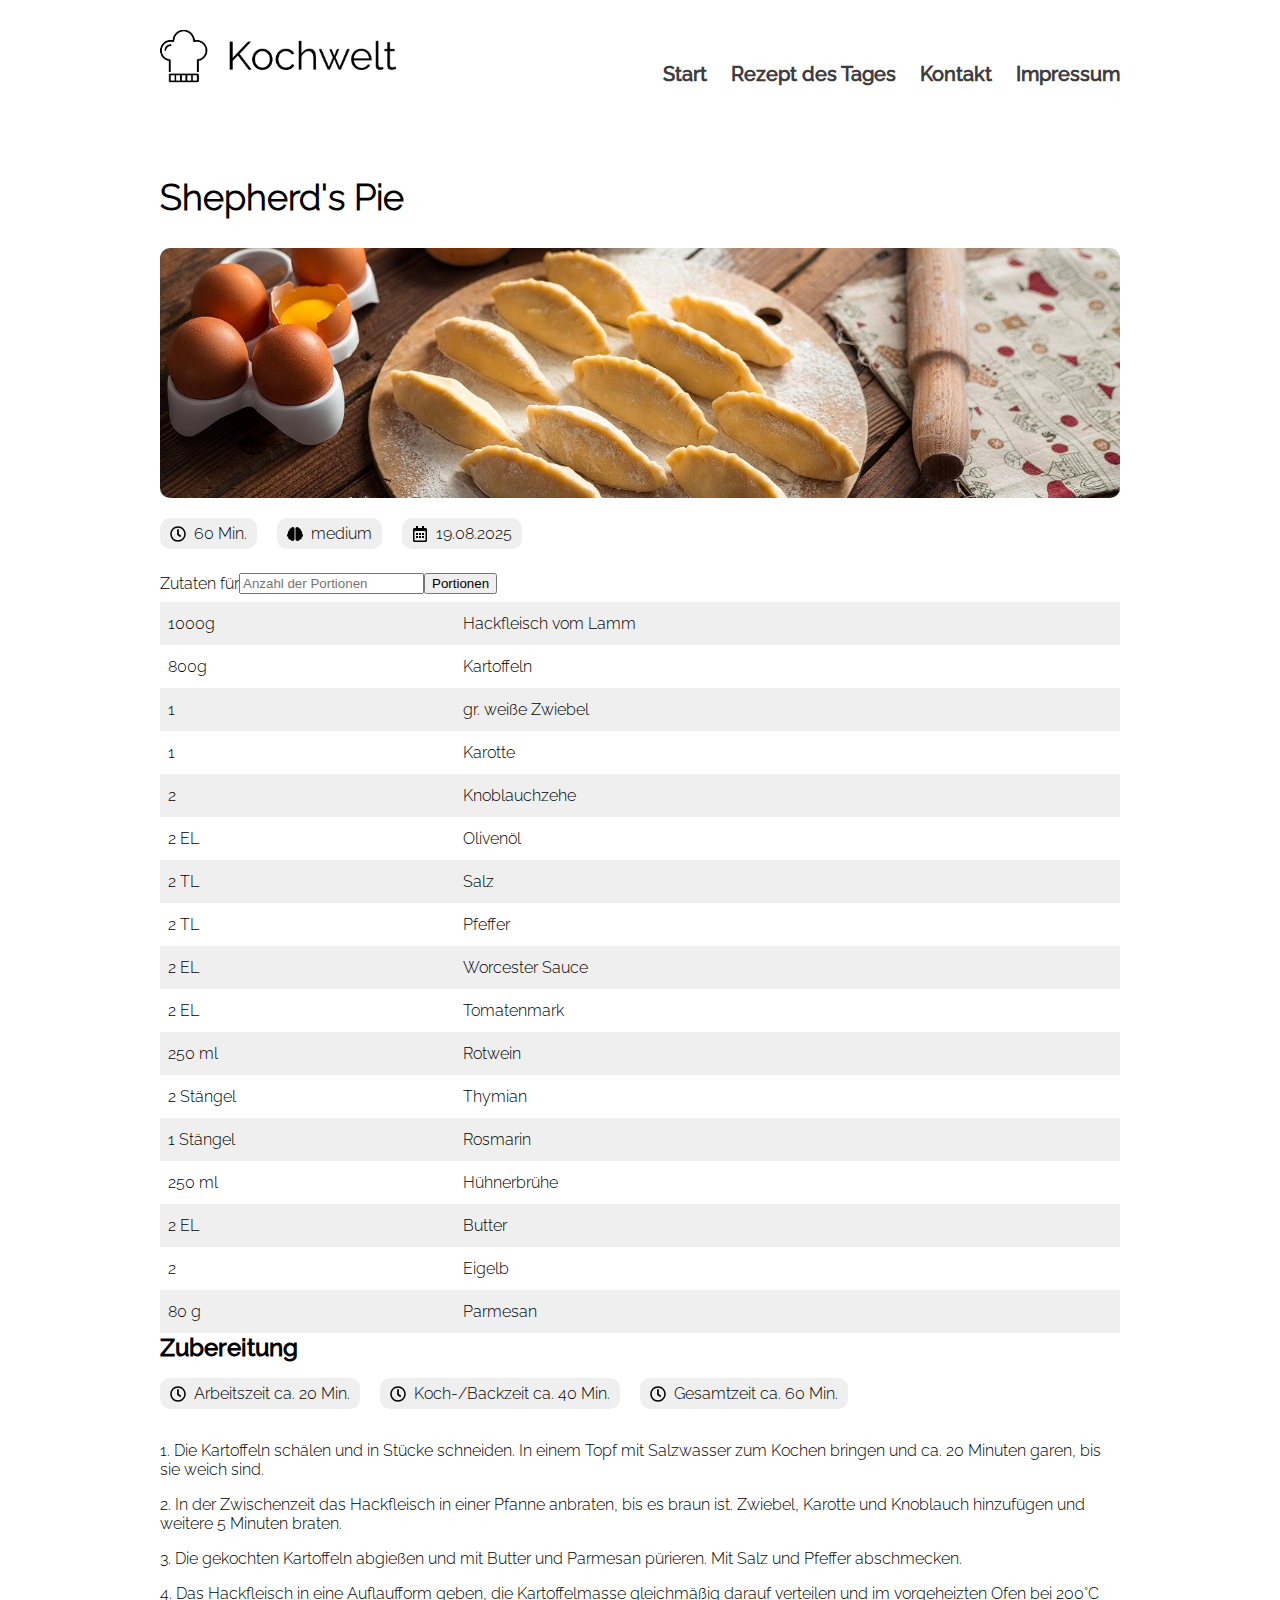
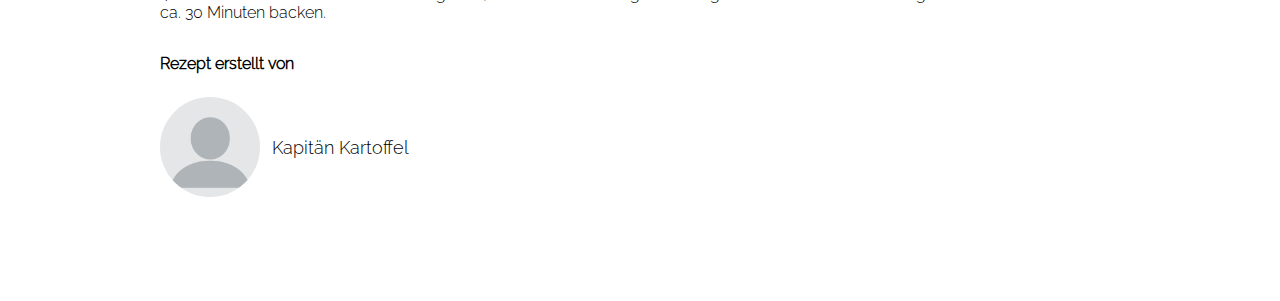
<file: recipe1.html>
<!DOCTYPE html>
<html lang="de">
  <head>
    <meta charset="UTF-8" />
    <meta name="viewport" content="width=device-width, initial-scale=1.0" />
    <link rel="stylesheet" href="style.css" />
    <link rel="icon" href="./assets/img/logo_small.png" type="img2/x-icon" />
    <title>Shepherd's Pie</title>
  </head>
  <body>
    <header>
      <div class="widescreen">
        <div class="header-nav padding-left-right">
          <img src="./assets/img/logo.png" alt="Kochwelt Logo" />
          <nav>
            <ul>
              <li><a href="#">Start</a></li>
              <li><a href="./index.html#daily-recipe">Rezept des Tages</a></li>
              <li><a href="#">Kontakt</a></li>
              <li><a href="#">Impressum</a></li>
            </ul>
          </nav>
        </div>
      </div>
    </header>
    <section class="widescreen padding-left-right">
      <div>
        <h1>Shepherd's Pie</h1>
        <img
          class="recipe-image"
          src="./assets/img/croissant.jpg"
          alt="Abbildung von Shepherd's Pie"
        />
        <div class="recipe-info">
          <figure>
            <img
              src="./assets/img/icons/clock-regular.svg"
              alt="Bild einer Uhr"
            />
            <figcaption>60 Min.</figcaption>
          </figure>
          <figure>
            <img
              src="./assets/img/icons/brain-solid.svg"
              alt="Bild von Gehirn"
            />
            <figcaption>medium</figcaption>
          </figure>
          <figure>
            <img
              src="./assets/img/icons/calendar-alt-regular.svg"
              alt="Bild von Kalender"
            />
            <figcaption>19.08.2025</figcaption>
          </figure>
        </div>
      </div>
    </section>
    <section class="widescreen padding-left-right">
      <div class="portion-input">
        Zutaten für <input type="text" placeholder="Anzahl der Portionen" />
        <button>Portionen</button>
      </div>

      <table class="ingredients">
        <tr>
          <td>1000g</td>
          <td>Hackfleisch vom Lamm</td>
        </tr>
        <tr>
          <td>800g</td>
          <td>Kartoffeln</td>
        </tr>
        <tr>
          <td>1</td>
          <td>gr. weiße Zwiebel</td>
        </tr>
        <tr>
          <td>1</td>
          <td>Karotte</td>
        </tr>
        <tr>
          <td>2</td>
          <td>Knoblauchzehe</td>
        </tr>
        <tr>
          <td>2 EL</td>
          <td>Olivenöl</td>
        </tr>
        <tr>
          <td>2 TL</td>
          <td>Salz</td>
        </tr>
        <tr>
          <td>2 TL</td>
          <td>Pfeffer</td>
        </tr>
        <tr>
          <td>2 EL</td>
          <td>Worcester Sauce</td>
        </tr>
        <tr>
          <td>2 EL</td>
          <td>Tomatenmark</td>
        </tr>
        <tr>
          <td>250 ml</td>
          <td>Rotwein</td>
        </tr>
        <tr>
          <td>2 Stängel</td>
          <td>Thymian</td>
        </tr>
        <tr>
          <td>1 Stängel</td>
          <td>Rosmarin</td>
        </tr>
        <tr>
          <td>250 ml</td>
          <td>Hühnerbrühe</td>
        </tr>
        <tr>
          <td>2 EL</td>
          <td>Butter</td>
        </tr>
        <tr>
          <td>2</td>
          <td>Eigelb</td>
        </tr>
        <tr>
          <td>80 g</td>
          <td>Parmesan</td>
        </tr>
      </table>
    </section>
    <section class="widescreen padding-left-right">
      <h2>Zubereitung</h2>
      <div class="recipe-info">
        <figure>
          <img
            src="./assets/img/icons/clock-regular.svg"
            alt="Bild einer Uhr"
          />
          <figcaption>Arbeitszeit ca. 20 Min.</figcaption>
        </figure>
        <figure>
          <img
            src="./assets/img/icons/clock-regular.svg"
            alt="Bild einer Uhr"
          />
          <figcaption>Koch-/Backzeit ca. 40 Min.</figcaption>
        </figure>
        <figure>
          <img
            src="./assets/img/icons/clock-regular.svg"
            alt="Bild einer Uhr"
          />
          <figcaption>Gesamtzeit ca. 60 Min.</figcaption>
        </figure>
      </div>
      <p>
        1. Die Kartoffeln schälen und in Stücke schneiden. In einem Topf mit
        Salzwasser zum Kochen bringen und ca. 20 Minuten garen, bis sie weich
        sind.
      </p>
      <p>
        2. In der Zwischenzeit das Hackfleisch in einer Pfanne anbraten, bis es
        braun ist. Zwiebel, Karotte und Knoblauch hinzufügen und weitere 5
        Minuten braten.
      </p>
      <p>
        3. Die gekochten Kartoffeln abgießen und mit Butter und Parmesan
        pürieren. Mit Salz und Pfeffer abschmecken.
      </p>
      <p>
        4. Das Hackfleisch in eine Auflaufform geben, die Kartoffelmasse
        gleichmäßig darauf verteilen und im vorgeheizten Ofen bei 200°C ca. 30
        Minuten backen.
      </p>
      <h3>Rezept erstellt von</h3>
      <div class="profile">
        <img src="./assets/img/profile.png" alt="Profilbild" />
        <span>Kapitän Kartoffel</span>
      </div>
    </section>
  </body>
</html>
</file>
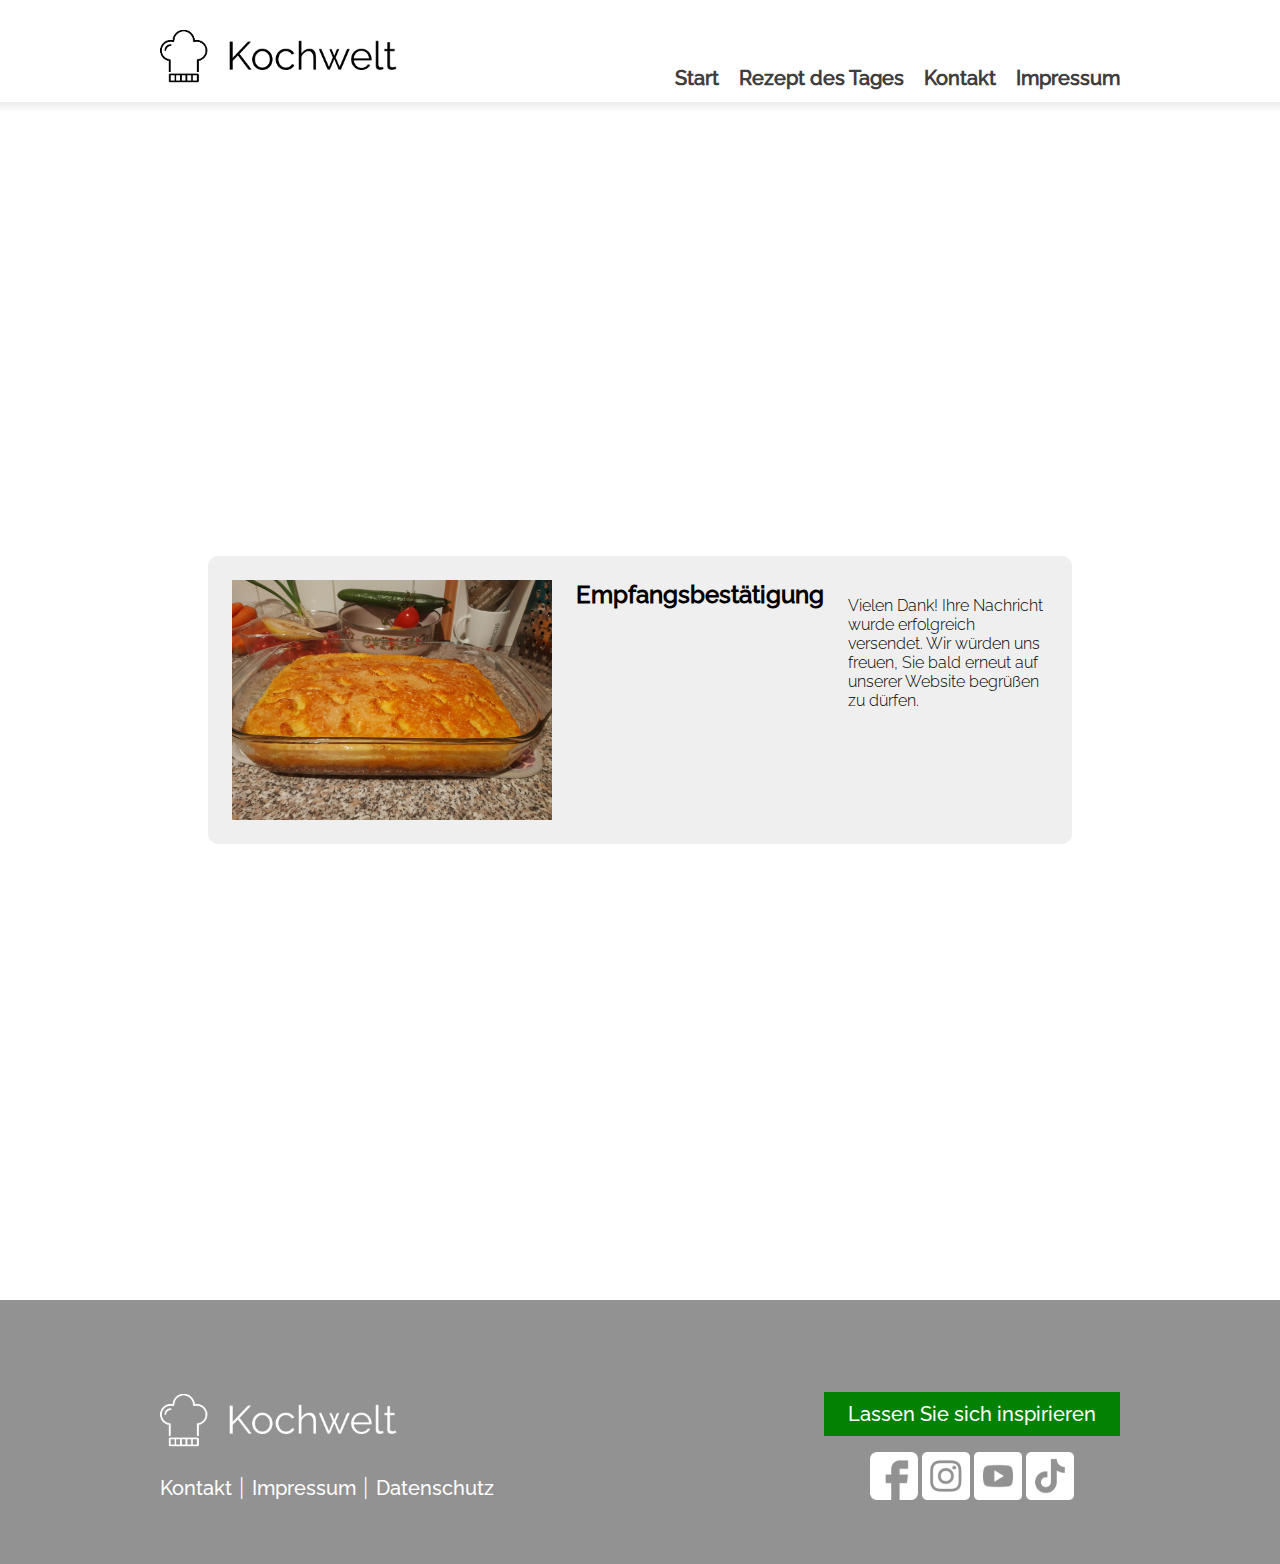
<file: send_mail.html>
<!DOCTYPE html>
<html lang="en">
  <head>
    <meta charset="UTF-8" />
    <meta name="viewport" content="width=device-width, initial-scale=1.0" />
    <link rel="stylesheet" href="style.css" />
    <link rel="icon" href="./assets/img/logo_small.png" type="img2/x-icon" />
    <title>Bestätigung: Nachricht eingegangen</title>
  </head>
  <body>
    <header>
      <div class="widescreen">
        <nav class="header-nav padding-left-right">
          <a href="./index.html">
            <img src="./assets/img/logo.png" alt="Kochwelt Logo" />
          </a>

          <ul class="nav-menu">
            <li class="nav-item">
              <a href="./index.html">Start</a>
            </li>
            <li class="nav-item">
              <a href="./shepherds-pie.html">Rezept des Tages</a>
            </li>
            <li class="nav-item">
              <a href="./contact.html" target="_blank">Kontakt</a>
            </li>
            <li class="nav-item">
              <a href="./imprint.html" target="_blank">Impressum</a>
            </li>
          </ul>
          <div class="hamburger">
            <span class="bar"></span>
            <span class="bar"></span>
            <span class="bar"></span>
          </div>
        </nav>
        <div class="header-line"></div>
      </div>
    </header>

    <section class="widescreen">
      <div class="submit-container padding-left-right">
        <div class="submit-box">
          <img
            src="./assets/img/shepherds_pie.jpg"
            alt="Abbildung Shepherds Pie"
          />
          <h2>Empfangsbestätigung</h2>
          <p>
            Vielen Dank! Ihre Nachricht wurde erfolgreich versendet. Wir würden
            uns freuen, Sie bald erneut auf unserer Website begrüßen zu dürfen.
          </p>
        </div>
      </div>
    </section>

    <footer>
      <div class="widescreen">
        <div class="footer-container padding-left-right">
          <div class="footer-content-left">
            <img
              class="footer-logo-img"
              src="./assets/img/logo.png"
              alt="Kochwelt Logo"
            />
            <div class="footer-links">
              <a href="./contact.html" target="_blank">Kontakt</a>
              <span class="separator"> ⏐ </span>
              <a href="./imprint.html" target="_blank">Impressum</a>
              <span class="separator-hide"> ⏐ </span>
              <a href="./imprint.html#datenschutz" target="_blank"
                >Datenschutz</a
              >
            </div>
          </div>
          <div class="footer-content-right">
            <button class="footer-content-right-button">
              <a href="./index.html#ideas">Lassen Sie sich inspirieren</a>
            </button>
            <div class="social-links">
              <div class="social-links-container">
                <a
                  href="https://www.facebook.com/people/Joes-Kochwelt/100087078692819/"
                  target="_blank"
                  ><img
                    src="./assets/img/icons//Facebook Weiß.png"
                    alt="Facebook Logo"
                /></a>
                <a
                  href="https://www.instagram.com/joeskochwelt/?hl=de"
                  target="_blank"
                  ><img
                    src="./assets/img/icons/Instagram Weiß.png"
                    alt="Instagram Logo"
                /></a>
              </div>
              <div class="social-links-container">
                <a
                  href="https://www.youtube.com/@joeskochwelt6357/shorts"
                  target="_blank"
                  ><img
                    src="./assets/img/icons/YouTube Weiß.png"
                    alt="YouTube Logo"
                /></a>
                <a href="https://www.tiktok.com/@joeskochwelt" target="_blank"
                  ><img
                    src="./assets/img/icons/Tiktok Weiß.png"
                    alt="Tiktok Logo"
                /></a>
              </div>
            </div>
          </div>
        </div>
      </div>
    </footer>
    <script src="script.js"></script>
  </body>
</html>
</file>
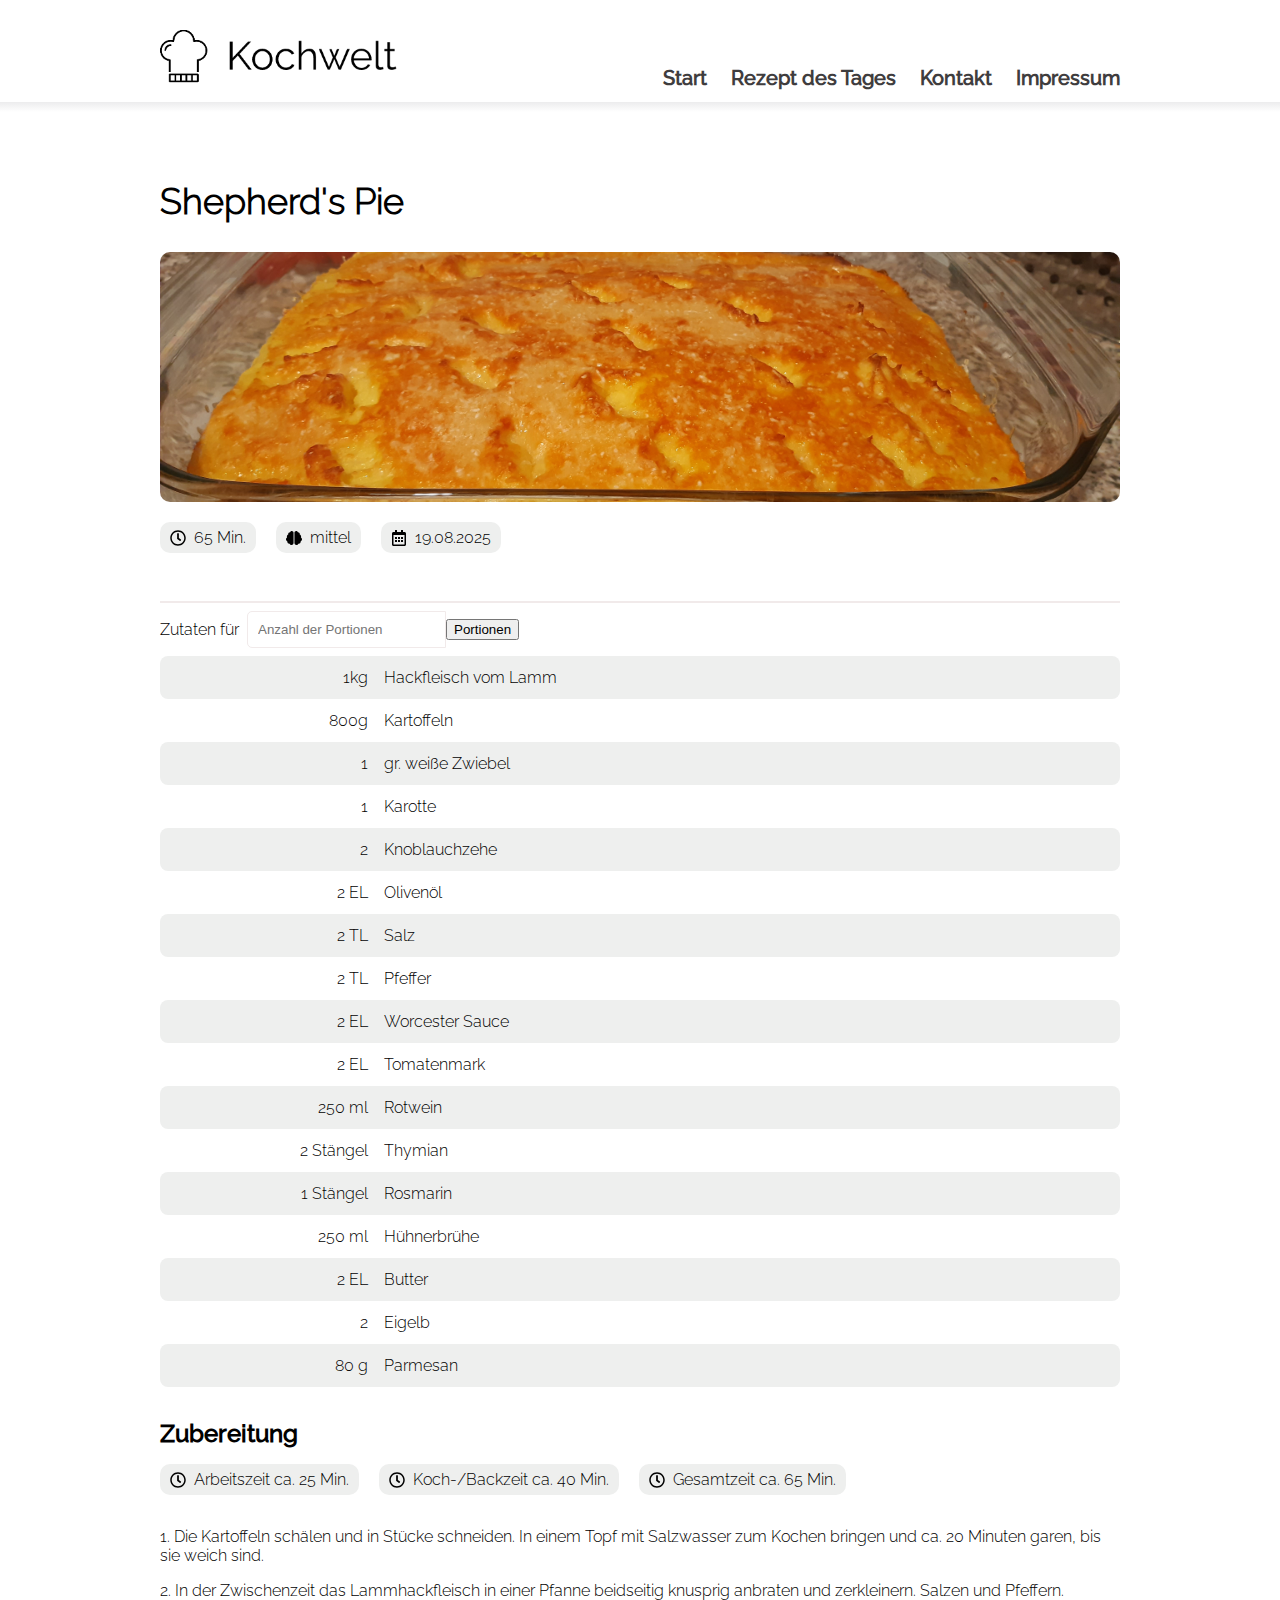
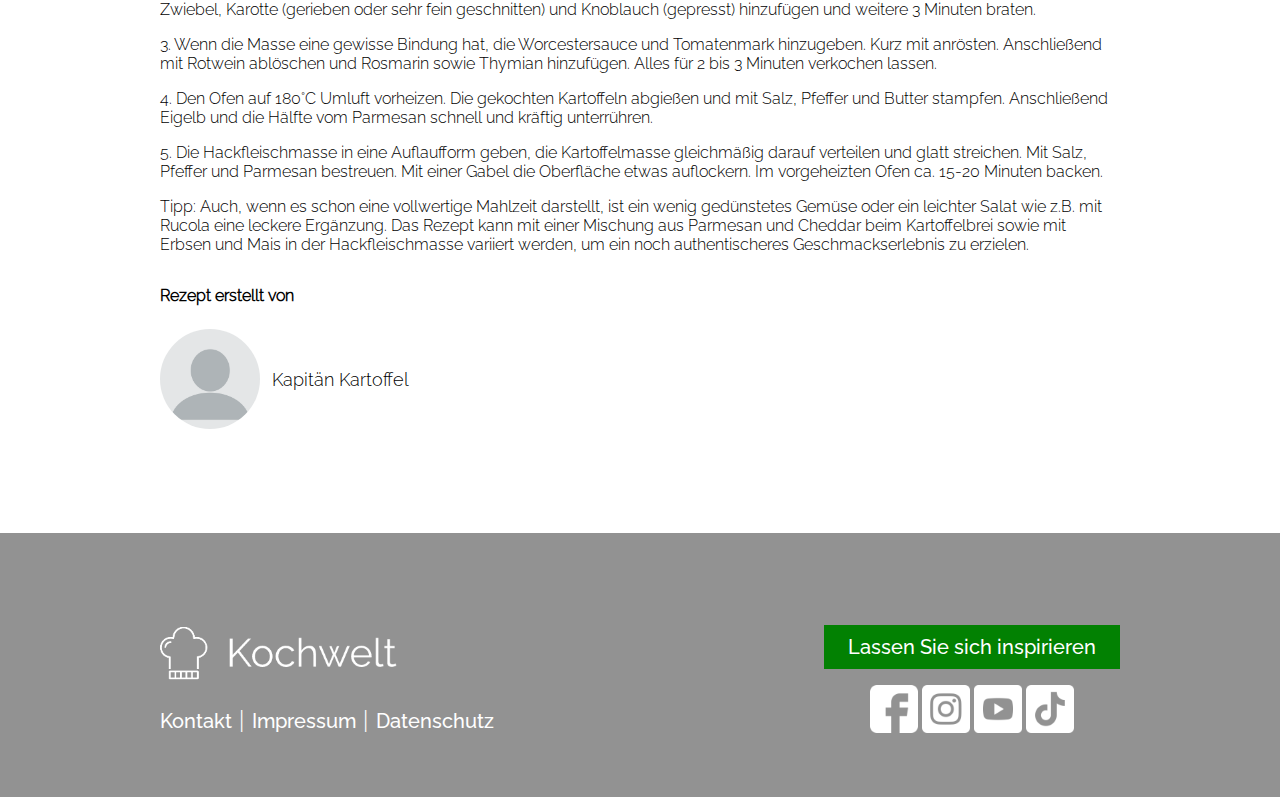
<file: shepherds-pie.html>
<!DOCTYPE html>
<html lang="de">
  <head>
    <meta charset="UTF-8" />
    <meta name="viewport" content="width=device-width, initial-scale=1.0" />
    <link rel="stylesheet" href="style.css" />
    <link rel="icon" href="./assets/img/logo_small.png" type="img2/x-icon" />
    <title>Shepherd's Pie</title>
  </head>
  <body>
    <header>
      <div class="widescreen">
        <div class="header-nav padding-left-right">
          <a href="./index.html"
            ><img src="./assets/img/logo.png" alt="Kochwelt Logo"
          /></a>
          <nav>
            <ul>
              <li><a href="./index.html">Start</a></li>
              <li><a href="./shepherds-pie.html">Rezept des Tages</a></li>
              <li><a href="./contact.html">Kontakt</a></li>
              <li><a href="./imprint.html">Impressum</a></li>
            </ul>
          </nav>
        </div>
        <div class="header-line"></div>
      </div>
    </header>
    <section class="widescreen">
      <div class="padding-left-right">
        <h1>Shepherd's Pie</h1>
        <img
          class="recipe-image"
          src="./assets/img/shepherds_pie.jpg"
          alt="Abbildung von Shepherd's Pie"
        />
        <div class="recipe-info">
          <figure>
            <img
              src="./assets/img/icons/clock-regular.svg"
              alt="Bild einer Uhr"
            />
            <figcaption>65 Min.</figcaption>
          </figure>
          <figure>
            <img
              src="./assets/img/icons/brain-solid.svg"
              alt="Bild von Gehirn"
            />
            <figcaption>mittel</figcaption>
          </figure>
          <figure>
            <img
              src="./assets/img/icons/calendar-alt-regular.svg"
              alt="Bild von Kalender"
            />
            <figcaption>19.08.2025</figcaption>
          </figure>
        </div>
      </div>
    </section>
    <section class="widescreen">
      <div class="padding-left-right">
        <div class="portion-line"></div>
        <div class="portion-input">
          <label for="amount">Zutaten für</label>
          <input id="amount" min="0" type="number" placeholder="Anzahl der Portionen"/>
          <button>Portionen</button>
        </div>

        <table class="ingredients">
          <tr>
            <td class="ingredients-left">1kg</td>
            <td class="ingredients-right">Hackfleisch vom Lamm</td>
          </tr>
          <tr>
            <td class="ingredients-left">800g</td>
            <td class="ingredients-right">Kartoffeln</td>
          </tr>
          <tr>
            <td class="ingredients-left">1</td>
            <td class="ingredients-right">gr. weiße Zwiebel</td>
          </tr>
          <tr>
            <td class="ingredients-left">1</td>
            <td class="ingredients-right">Karotte</td>
          </tr>
          <tr>
            <td class="ingredients-left">2</td>
            <td class="ingredients-right">Knoblauchzehe</td>
          </tr>
          <tr>
            <td class="ingredients-left">2 EL</td>
            <td class="ingredients-right">Olivenöl</td>
          </tr>
          <tr>
            <td class="ingredients-left">2 TL</td>
            <td class="ingredients-right">Salz</td>
          </tr>
          <tr>
            <td class="ingredients-left">2 TL</td>
            <td class="ingredients-right">Pfeffer</td>
          </tr>
          <tr>
            <td class="ingredients-left">2 EL</td>
            <td class="ingredients-right">Worcester Sauce</td>
          </tr>
          <tr>
            <td class="ingredients-left">2 EL</td>
            <td class="ingredients-right">Tomatenmark</td>
          </tr>
          <tr>
            <td class="ingredients-left">250 ml</td>
            <td class="ingredients-right">Rotwein</td>
          </tr>
          <tr>
            <td class="ingredients-left">2 Stängel</td>
            <td class="ingredients-right">Thymian</td>
          </tr>
          <tr>
            <td class="ingredients-left">1 Stängel</td>
            <td class="ingredients-right">Rosmarin</td>
          </tr>
          <tr>
            <td class="ingredients-left">250 ml</td>
            <td class="ingredients-right">Hühnerbrühe</td>
          </tr>
          <tr>
            <td class="ingredients-left">2 EL</td>
            <td class="ingredients-right">Butter</td>
          </tr>
          <tr>
            <td class="ingredients-left">2</td>
            <td class="ingredients-right">Eigelb</td>
          </tr>
          <tr>
            <td class="ingredients-left">80 g</td>
            <td class="ingredients-right">Parmesan</td>
          </tr>
        </table>
      </div>
    </section>
    <section class="widescreen">
      <div class="padding-left-right">
        <h2 class="recipe-section-title">Zubereitung</h2>
        <div class="recipe-info">
          <figure>
            <img
              src="./assets/img/icons/clock-regular.svg"
              alt="Bild einer Uhr"
            />
            <figcaption>Arbeitszeit ca. 25 Min.</figcaption>
          </figure>
          <figure>
            <img
              src="./assets/img/icons/clock-regular.svg"
              alt="Bild einer Uhr"
            />
            <figcaption>Koch-/Backzeit ca. 40 Min.</figcaption>
          </figure>
          <figure>
            <img
              src="./assets/img/icons/clock-regular.svg"
              alt="Bild einer Uhr"
            />
            <figcaption>Gesamtzeit ca. 65 Min.</figcaption>
          </figure>
        </div>
        <p>
          1. Die Kartoffeln schälen und in Stücke schneiden. In einem Topf mit
          Salzwasser zum Kochen bringen und ca. 20 Minuten garen, bis sie weich
          sind.
        </p>
        <p>
          2. In der Zwischenzeit das Lammhackfleisch in einer Pfanne beidseitig
          knusprig anbraten und zerkleinern. Salzen und Pfeffern. Zwiebel,
          Karotte (gerieben oder sehr fein geschnitten) und Knoblauch (gepresst)
          hinzufügen und weitere 3 Minuten braten.
        </p>
        <p>
          3. Wenn die Masse eine gewisse Bindung hat, die Worcestersauce und
          Tomatenmark hinzugeben. Kurz mit anrösten. Anschließend mit Rotwein
          ablöschen und Rosmarin sowie Thymian hinzufügen. Alles für 2 bis 3
          Minuten verkochen lassen.
        </p>
        <p>
          4. Den Ofen auf 180°C Umluft vorheizen. Die gekochten Kartoffeln
          abgießen und mit Salz, Pfeffer und Butter stampfen. Anschließend
          Eigelb und die Hälfte vom Parmesan schnell und kräftig unterrühren.
        </p>
        <p>
          5. Die Hackfleischmasse in eine Auflaufform geben, die Kartoffelmasse
          gleichmäßig darauf verteilen und glatt streichen. Mit Salz, Pfeffer
          und Parmesan bestreuen. Mit einer Gabel die Oberfläche etwas
          auflockern. Im vorgeheizten Ofen ca. 15-20 Minuten backen.
        </p>
        <p>
          Tipp: Auch, wenn es schon eine vollwertige Mahlzeit darstellt, ist ein
          wenig gedünstetes Gemüse oder ein leichter Salat wie z.B. mit Rucola
          eine leckere Ergänzung. Das Rezept kann mit einer Mischung aus
          Parmesan und Cheddar beim Kartoffelbrei sowie mit Erbsen und Mais in
          der Hackfleischmasse variiert werden, um ein noch authentischeres
          Geschmackserlebnis zu erzielen.
        </p>
        <h3>Rezept erstellt von</h3>
        <div class="profile">
          <img src="./assets/img/profile.png" alt="Profilbild" />
          <span>Kapitän Kartoffel</span>
        </div>
      </div>
    </section>
    <footer>
      <div class="widescreen">
        <div class="footer-container padding-left-right">
          <div class="footer-content-left">
            <img
              class="footer-logo-img"
              src="./assets/img/logo.png"
              alt="Kochwelt Logo"
            />
            <div class="footer-links">
              <a href="./contact.html" target="_blank">Kontakt</a>
              <span class="separator"> ⏐ </span>
              <a href="./imprint.html" target="_blank">Impressum</a>
              <span class="separator-hide"> ⏐ </span>
              <a href="./imprint.html#datenschutz" target="_blank"
                >Datenschutz</a
              >
            </div>
          </div>
          <div class="footer-content-right">
            <button class="footer-content-right-button">
              <a href="./index.html#ideas">Lassen Sie sich inspirieren</a>
            </button>
            <div class="social-links">
              <div class="social-links-container">
                <a
                  href="https://www.facebook.com/people/Joes-Kochwelt/100087078692819/"
                  target="_blank"
                  ><img
                    src="./assets/img/icons//Facebook Weiß.png"
                    alt="Facebook Logo"
                /></a>
                <a
                  href="https://www.instagram.com/joeskochwelt/?hl=de"
                  target="_blank"
                  ><img
                    src="./assets/img/icons/Instagram Weiß.png"
                    alt="Instagram Logo"
                /></a>
              </div>
              <div class="social-links-container">
                <a
                  href="https://www.youtube.com/@joeskochwelt6357/shorts"
                  target="_blank"
                  ><img
                    src="./assets/img/icons/YouTube Weiß.png"
                    alt="YouTube Logo"
                /></a>
                <a href="https://www.tiktok.com/@joeskochwelt" target="_blank"
                  ><img
                    src="./assets/img/icons/Tiktok Weiß.png"
                    alt="Tiktok Logo"
                /></a>
              </div>
            </div>
          </div>
        </div>
      </div>
    </footer>
  </body>
</html>
</file>
<file: style.css>
@font-face {
  font-family: "Raleway-Bold";
  src: url("./assets/fonts/Raleway-VariableFont_wght.ttf");
  font-weight: 700;
}

@font-face {
  font-family: "Raleway-Regular";
  src: url("./assets/fonts/Raleway-VariableFont_wght.ttf");
  font-weight: 500;
}

@font-face {
  font-family: "Raleway";
  src: url("./assets/fonts/Raleway-VariableFont_wght.ttf");
  font-weight: 300;
}

html {
  scroll-behavior: smooth;
}

body {
  margin: 0;
  font-family: "Raleway", sans-serif;
}

h1 {
  font-size: 36px;
  margin: 0;
  padding-top: 80px;
  padding-bottom: 30px;
}

h2 {
  font-family: "Raleway-Regular";
  margin: 0;
}

h3 {
  font-size: 16px;
  margin: 0;
  padding-top: 16px;
}

.header-line {
  position: absolute;
  top: 0;
  left: 0;
  right: 0;
  margin-top: 102px;
  background: linear-gradient(#ececed, #ffffff);
  height: 10px;
}

.widescreen {
  max-width: 1440px;
  margin: 0 auto;
  background-color: rgb(255, 255, 255);
}

.padding-left-right {
  padding-left: 160px;
  padding-right: 160px;
}

/*== 1. SECTION ==*/
.header-nav {
  display: flex;
  justify-content: space-between;
  align-items: flex-end;
  margin-top: 16px;
}

header img {
  height: 80px;
}

.nav-menu {
  display: flex;
  justify-content: space-between;
  align-items: center;
  margin-top: 16px;
}

.hamburger {
  display: none;
  cursor: pointer;
}

.bar {
  display: block;
  width: 25px;
  height: 3px;
  margin: 5px auto;
  -webkit-transition: all 0.3s ease-in-out;
  transition: all 0.3s ease-in-out;
  background-color: black;
}

nav ul {
  font-family: "Raleway-Regular", sans-serif;
  list-style: none;
  margin: 0;
  font-weight: 600;
  padding-left: 0;
}

nav ul li {
  display: inline-block;
  margin-left: 20px;
  margin-bottom: 10px;
  font-size: 20px;
}

nav a {
  text-decoration: underline;
  text-decoration-color: transparent;
  color: #3f3d3e;
  transition: all 0.15s ease-in-out;
  text-underline-offset: 12px;
  text-decoration-thickness: 4px;
}

nav a:hover {
  color: #028102;
  font-weight: 700;
  text-decoration: underline;
  text-shadow: 1px 1px 1px 0.2 #028102;
  text-decoration-thickness: 4px;
}

/*= Content =*/
.daily-recipe {
  display: flex;
  background-color: white;
  gap: 40px;
  padding-top: 80px;
  padding-bottom: 80px;
  margin-top: 5px;
}

.daily-recipe img {
  height: 300px;
  width: auto;
  border-radius: 10px;
}

.daily-recipe h2 {
  padding-bottom: 24px;
}

.daily-recipe p {
  font-size: 18px;
  margin: 0;
  margin-bottom: 80px;
}

.daily-recipe button {
  background-color: #028102;
  padding: 10px 48px;
  border: 1px;
  cursor: pointer;
  font-family: "Raleway-Regular";
  font-size: 20px;
  transition: all 0.15s ease-in-out;
}

.daily-recipe button:hover {
  background-color: #05970a;
}

.daily-recipe button a {
  text-decoration: none;
  color: white;
}

/*== 2. SECTION ==*/

.ideas-bg {
  background-color: #eeefee;
}

.ideas {
  display: flex;
  flex-direction: column;
}

.ideas h2 {
  padding-top: 48px;
  padding-bottom: 48px;
  text-align: center;
}

.ideas img {
  height: 200px;
  width: 200px;
  border-radius: 10px;
  margin-bottom: 8px;
  object-fit: cover;
}

.ideas a {
  font-family: "Raleway-Regular";
  display: flex;
  flex-direction: column;
  align-items: center;
  text-decoration: none;
  color: black;
}

.ideas-picker {
  display: flex;
  justify-content: space-between;
  padding-bottom: 96px;
  gap: 8px;
}

/*== 3. SECTION ==*/

.PoW {
  display: flex;
  align-items: center;
  justify-content: space-between;
  flex-direction: column;
  background-color: white;
  padding-top: 48px;
  padding-bottom: 112px;
  margin-top: 5px;
}

.PoW h2 {
  padding-bottom: 32px;
}

.PoW-txt-img {
  display: flex;
  justify-content: space-between;
  gap: 40px;
}

.PoW-txt-img img {
  height: 300px;
  width: auto;
  border-radius: 10px;
}

.PoW-txt {
  display: flex;
  justify-content: flex-start;
  font-size: 18px;
}

/*== FOOTER SECTION ==*/

footer {
  background-color: #929292;
}

.footer-container {
  background-color: #929292;
  display: flex;
  justify-content: space-between;
  align-items: end;
  padding-top: 80px;
  padding-bottom: 64px;
}

.footer-content-left {
  display: flex;
  flex-direction: column;
  gap: 16px;
  align-items: start;
}

.footer-content-left a {
  text-decoration: none;
  color: white;
}

.footer-logo-img {
  height: 80px;
  width: auto;
  filter: invert(95%) sepia(100%) saturate(18%) hue-rotate(236deg)
    brightness(103%) contrast(100%);
}

.footer-links a {
  text-decoration: underline;
  color: white;
  font-size: 20px;
  font-family: "Raleway-Regular";
  text-decoration: transparent;
  transition: all 0.15s ease-in-out;
  text-underline-offset: 12px;
  text-decoration-thickness: 4px;
}

.footer-links a:hover {
  color: #028102;
  font-weight: 700;
  text-underline-offset: 12px;
  text-decoration: underline;
  text-decoration-thickness: 4px;
  text-shadow: 1px 1px 1px 0.2 #028102;
}

.separator {
  color: white;
  font-size: 20px;
}

.separator-hide {
  color: white;
  font-size: 20px;
}

.footer-content-right {
  display: flex;
  flex-direction: column;
  gap: 16px;
  align-items: center;
}

.footer-content-right-button {
  background-color: #028102;
  color: white;
  padding: 10px 24px;
  border: 1px;
  cursor: pointer;
  font-family: "Raleway-Regular";
  font-size: 20px;
  transition: all 0.15s ease-in-out;
}

.footer-content-right-button:hover {
  background-color: #05970a;
}

.footer-content-right-button a {
  text-decoration: none;
  color: white;
}

.social-links {
  display: flex;
  gap: 4px;
}

.social-links div {
  width: 100px;
  display: flex;
  justify-content: space-between;
  height: 48px;
  border-radius: 20%;
}

.social-links img {
  height: 48px;
}

/*== RECIPE SITE ==*/

.recipe-info {
  display: flex;
  align-items: center;
  justify-content: start;
}

.recipe-info img {
  height: 16px;
  width: 16px;
  margin-right: 8px;
}

figure {
  display: flex;
  align-items: center;
  background-color: #eeefee;
  margin-inline-start: 0;
  margin-inline-end: 20px;
  padding: 6px 10px;
  border-radius: 10px;
}

.recipe-image {
  height: 250px;
  width: 100%;
  object-fit: cover;
  border-radius: 10px;
}

.ingredients {
  width: 100%;
  border-collapse: collapse;
  margin-top: 8px;
}

.ingredients td {
  padding: 12px 8px;
}

.ingredients-right {
  text-align: left;
  border-radius: 0 8px 8px 0;
}

.ingredients-left {
  text-align: right;
  border-radius: 8px 0 0 8px;
  width: 200px;
}

.ingredients tr:nth-child(odd) {
  background-color: #eeefee;
}

.portion-input {
  display: flex;
  align-items: center;
  margin-top: 8px;
}

.portion-input input[type="number"] {
  margin-left: 8px;
  padding: 10px;
  border: 1px solid #f1eaea;
  border-radius: 5px 0 0 5px;
}

.portion-input input[type="submit"] {
  padding: 11px 32px;
  border: none;
  border-radius: 0;
  background-color: #028102;
  color: white;
  cursor: pointer;
  transition: all 0.15s ease-in-out;
}

.portion-input button:hover {
  background-color: #05970a;
}

.portion-line {
  height: 2px;
  background-color: #f1eaea;
  margin-top: 32px;
}

.profile {
  display: flex;
  align-items: center;
  margin-top: 24px;
  margin-bottom: 104px;
}

.profile span {
  margin-left: 12px;
  font-size: 18px;
}

.profile img {
  height: 100px;
  width: 100px;
  border-radius: 50%;
  object-fit: cover;
}

.recipe-section-title {
  margin-top: 32px;
  margin-bottom: 0;
}

/*== CONTACT SITE ==*/

.contact {
  display: flex;
  flex-direction: column;
  justify-content: center;
  align-items: center;
  height: 1200px;
  margin: 0;
}

.contact-box {
  background-color: #dbdbdb;
  padding: 16px;
  border-radius: 16px;
  display: flex;
  flex-direction: column;
}

.contact-box h2 {
  font-family: "Raleway-Regular";
  font-size: 32px;
  margin-top: 0;
}

form p {
  font-family: "Raleway";
  font-size: 16px;
  margin: 0;
}

.input-form {
  border: 1px;
  border-radius: 4px;
  height: 24px;
  width: 100%;
  padding: 8px;
  box-sizing: border-box;
}

textarea {
  border: 1px;
  border-radius: 4px;
  height: 300px;
  width: 100%;
  padding: 8px;
  box-sizing: border-box;
}

.submit {
  background-color: #028102;
  color: white;
  padding: 10px 40px;
  border: 1px;
  border-radius: 4px;
  cursor: pointer;
  font-family: "Raleway-Regular";
  font-size: 20px;
}

.submit:hover {
  background-color: #05970a;
}

.button-wrapper {
  display: flex;
  justify-content: center;
  width: 100%;
}

/*== SEND_MAIL SITE ==*/

.submit-container {
  height: 1200px;
  display: flex;
  justify-content: center;
  align-items: center;
}

.submit-box {
  background-color: #eeefee;
  display: flex;
  padding: 24px;
  border-radius: 10px;
  gap: 24px;
  margin: 0px 48px;
}

.submit-box img {
  height: 240px;
  width: 320px;
}

.submit-box button {
  background-color: #028102;
  padding: 10px 28px;
  border: 1px;
  cursor: pointer;
  font-family: "Raleway-Regular";
  font-size: 20px;
  transition: all 0.15s ease-in-out;
  margin-top: 16px;
}

.submit-box button:hover {
  background-color: #05970a;
}

.submit-box button a {
  text-decoration: none;
  color: white;
}

/*== IMPRINT SITE ==*/

.imprint {
  text-align: left;
  font-family: "Raleway-Regular";
  padding-bottom: 48px;
}

/*== MEDIA QUERIES ==*/

/* 1080px */
@media (max-width: 1080px) {
  /* Navigation */
  nav ul li {
    font-size: 16px;
    margin-left: 5px;
  }

  header img {
    height: 60px;
  }

  .padding-left-right {
    padding-left: 56px;
    padding-right: 56px;
  }

  .header-line {
    position: absolute;
    top: 0;
    left: 0;
    right: 0;
    margin-top: 83px;
  }

  /* Daily Recipe */
  .daily-recipe img {
    height: 200px;
  }

  .daily-recipe p {
    margin-bottom: 40px;
  }

  /* Ideas Section */
  .ideas img {
    width: 200px;
    height: 200px;
  }

  .ideas-picker {
    gap: 16px;
  }

  /* PoW Section */
  .PoW {
    padding-bottom: 80px;
  }

  .PoW-txt-img img {
    height: 200px;
  }

  /* Footer */
  .footer-logo-img {
    height: 60px;
  }

  .footer-links a {
    font-size: 16px;
  }

  .footer-container {
    padding-top: 64px;
    padding-bottom: 48px;
  }

  .footer-content-right-button {
    padding: 10px 20px;
    font-size: 16px;
  }

  /* Imprint */
  .imprint-section {
    padding-left: 80px;
    padding-right: 80px;
  }

  .imprint h1 {
    font-size: 30px;
    padding-top: 48px;
    padding-bottom: 24px;
  }

  .imprint h2 {
    font-size: 22px;
    padding-top: 24px;
    padding-bottom: 16px;
  }

  .submit-box button {
    padding: 10px 26px;
  }
}

/* 768px */
@media (max-width: 768px) {
  /* General */
  .padding-left-right {
    padding-left: 20px;
    padding-right: 20px;
  }

  h2 {
    text-align: center;
    font-size: 26px;
    padding-top: 24px;
  }

  /* Navigation */

  .hamburger {
    display: block;
  }

  .hamburger.active .bar:nth-child(2) {
    opacity: 0;
  }
  .hamburger.active .bar:nth-child(1) {
    transform: translateY(8px) rotate(45deg);
  }
  .hamburger.active .bar:nth-child(3) {
    transform: translateY(-8px) rotate(-45deg);
  }
  .nav-menu {
    position: fixed;
    left: -100%;
    top: 90px;
    gap: 0;
    flex-direction: column;
    width: 100%;
    text-align: center;
    transition: 0.3s;
    background-color: #ececed;
  }
  .nav-item {
    margin: 16px 0;
  }
  .nav-menu.active {
    left: 0;
  }

  .header-nav {
    justify-content: space-between;
    align-items: center;
  }

  header img {
    padding-bottom: 0;
  }

  /* Daily Recipe */
  .daily-recipe {
    flex-direction: column;
    align-items: center;
    gap: 0;
    padding-top: 40px;
    padding-bottom: 40px;
  }

  .daily-recipe img {
    width: 100%;
    max-width: 300px;
    height: auto;
  }

  .daily-recipe p {
    text-align: center;
    font-size: 16px;
  }

  .button-wrapper-responsive {
    display: flex;
    flex-direction: column;
    align-items: center;
  }

  .daily-recipe button {
    font-size: 16px;
    padding: 10px 32px;
  }

  /* Ideas Section */
  .ideas-picker {
    flex-direction: column;
    align-items: center;
    gap: 24px;
    padding-bottom: 48px;
  }

  .ideas img {
    height: 300px;
    max-width: 300px;
    width: auto;
    border-radius: 10px;
  }

  .ideas {
    padding-left: 24px;
    padding-right: 24px;
  }

  /* PoW Section */
  .PoW-txt-img {
    flex-direction: column;
    align-items: center;
  }

  .PoW-txt-img img {
    width: 100%;
    height: auto;
    max-width: 300px;
  }

  .PoW-txt p {
    text-align: center;
    font-size: 16px;
  }

  .PoW {
    padding-left: 24px;
    padding-right: 24px;
    padding-top: 24px;
    padding-bottom: 48px;
  }

  /* Footer */
  .footer-links a {
    font-size: 16px;
  }

  .social-links img {
    height: 32px;
  }

  .social-links div {
    width: 68px;
    height: 32px;
  }

  .footer-container {
    padding: 32px 24px;
  }

  .footer-content-right-button {
    padding: 5px 10px;
    font-size: 16px;
  }

  .footer-content-left {
    align-items: center;
    padding-bottom: 0;
  }

  /* Recipe Site */
  .recipe-info {
    font-size: 14px;
  }

  /* Imprint */
  .imprint-section {
    padding-left: 8px;
    padding-right: 8px;
  }

  .imprint h1 {
    font-size: 20px;
    padding-top: 16px;
    padding-bottom: 8px;
  }

  .imprint h2 {
    font-size: 16px;
    padding-top: 8px;
    padding-bottom: 6px;
  }

  .imprint h3,
  .imprint h4 {
    font-size: 14px;
    padding-top: 4px;
  }

  .imprint p,
  .imprint ul {
    font-size: 13px;
  }

  .imprint ul {
    padding-left: 18px;
  }

  /* Submit Form */
  .submit-box {
    width: 480px;
    flex-direction: column;
    align-items: center;
    text-align: center;
    gap: 8px;
  }

  .submit-box h2 {
    padding-bottom: 22px;
  }
}

/* 600px */
@media (max-width: 600px) {
  /* Ideas Section */
  h2 {
    font-size: 22px;
    padding-top: 24px;
    padding-bottom: 24px;
  }

  .ideas img {
    height: 300px;
    width: 300px;
    border-radius: 10px;
  }

  .ideas {
    padding-left: 8px;
    padding-right: 8px;
  }

  /* PoW Section */
  .PoW h2 {
    font-size: 22px;
    padding-top: 24px;
    padding-bottom: 24px;
  }

  .PoW {
    padding-left: 8px;
    padding-right: 8px;
  }

  .footer-content-right-button {
    display: none;
  }

  /* Footer */
  .social-links {
    flex-direction: column;
    justify-content: center;
    gap: 0 !important;
  }

  .footer-container {
    align-items: center;
    justify-content: center;
    gap: 32px;
    padding: 32px 24px;
  }

  .social-links div {
    padding-bottom: 4px;
  }

  .footer-content-left {
    align-items: center;
  }

  .footer-content-right {
    padding-top: 16px;
  }

  /* Recipe Site */
  .portion-input {
    font-size: 14px;
    flex-direction: column;
    align-items: center;
  }

  .ingredients {
    font-size: 14px;
  }

  .ingredients-left {
    width: 100px;
  }

  .recipe-info {
    flex-direction: column;
    align-items: center;
  }

  .submit-box h2 {
    font-size: 22px;
    padding: 16px 0px 8px 0px;
  }

  /* Submit Form */
  .submit-box p {
    font-size: 14px;
  }

  .submit-box button {
    padding: 8px 24spx;
    font-size: 16px;
  }
}

/* 442px */
@media (max-width: 442px) {
  .footer-container {
    gap: 20px;
  }

  .footer-content-left {
    width: 240px;
  }

  .footer-content-right {
    padding-top: 0px;
  }

  .footer-links {
    text-align: center;
  }

  .separator-hide {
    display: none;
  }

  .footer-links a:hover {
    text-decoration: none;
  }

  /* Submit Form */
  .submit-box {
    width: 300px;
    flex-direction: column;
    padding: 24px 16px 24px 16px;
    gap: 8px;
  }

  .submit-box h2 {
    font-size: 22px;
    padding: 16px 0px 8px 0px;
  }

  .submit-box img {
    width: 240px;
    height: auto;
    object-fit: cover;
  }
}

/* 400px */
@media (max-width: 400px) {
  .ideas img {
    height: 250px;
    width: 250px;
  }
}
</file>
